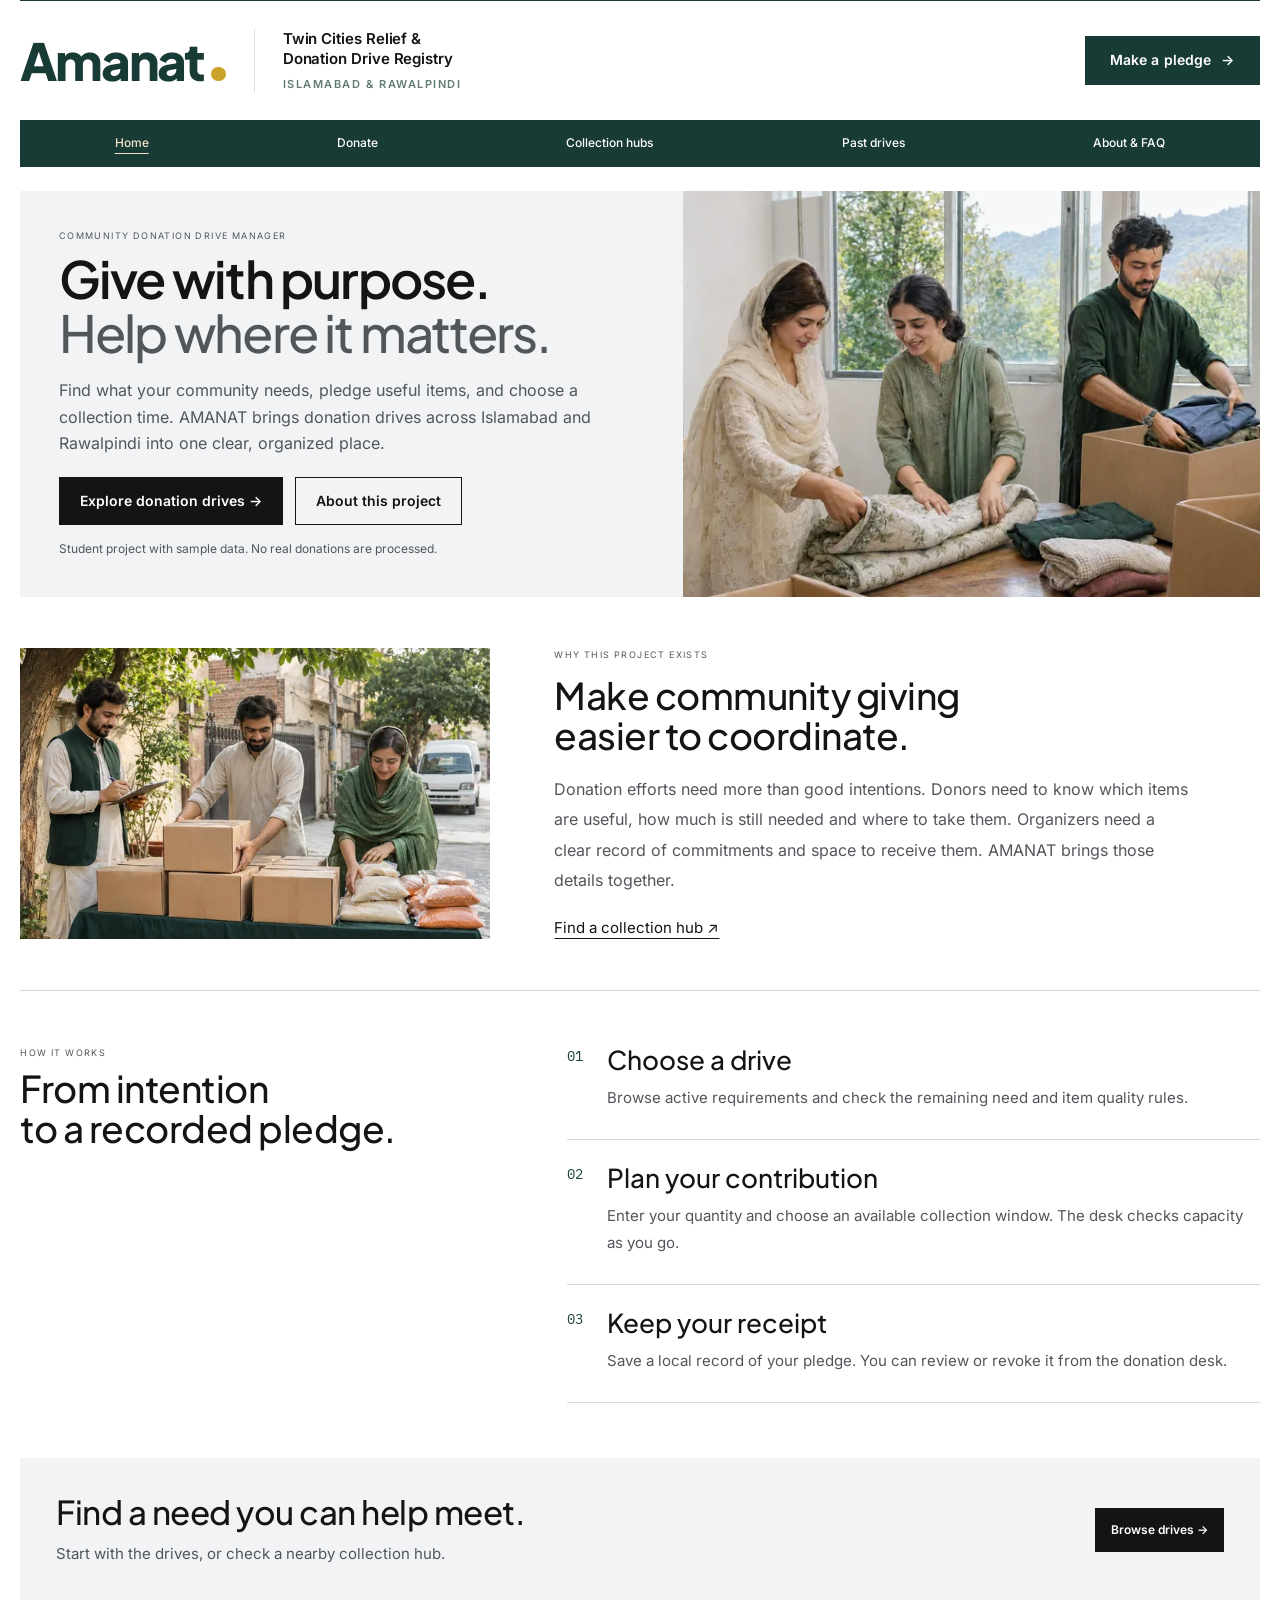
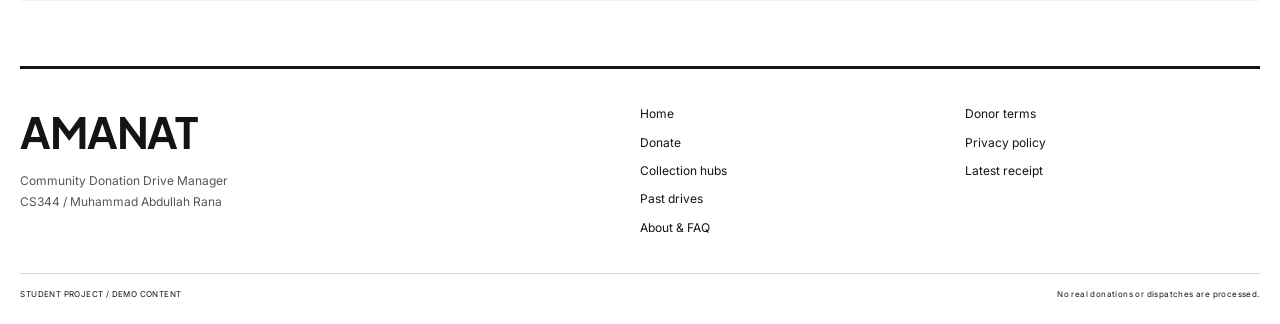
<file: index.html>
<!DOCTYPE html>
<html lang="en">
<head>
  <meta charset="UTF-8">
  <meta name="viewport" content="width=device-width, initial-scale=1">
  <title>Community Donation Drive Manager // AMANAT</title>
  <meta name="description" content="AMANAT helps communities organize donation drives, pledge useful items and plan collection windows across Islamabad and Rawalpindi.">
  <meta name="keywords" content="AMANAT, donation drives, Islamabad, Rawalpindi, relief registry, CS344">
  <meta name="author" content="Muhammad Abdullah Rana">
  <meta property="og:title" content="Community Donation Drive Manager // AMANAT">
  <meta property="og:description" content="AMANAT helps communities organize donation drives, pledge useful items and plan collection windows across Islamabad and Rawalpindi.">
  <meta property="og:type" content="website">
  <meta property="og:image" content="assets/images/og-preview.svg">
  <link rel="icon" href="assets/images/favicon.svg" type="image/svg+xml">
  <link rel="stylesheet" href="css/styles.css">
  <script src="js/app.js" defer></script>
  <script type="application/ld+json">{"@context":"https://schema.org","@type":"GovernmentOrganization","name":"AMANAT: fictional Twin Cities Directorate","description":"CS344 educational simulation. Not a government agency, registered charity or operating collection network.","location":[{"@type":"CivicStructure","name":"H-12 NUST Gate 2 Logistics Desk","address":"H-12, Islamabad, Pakistan"},{"@type":"CivicStructure","name":"F-8 Markaz Civic Relief Center","address":"F-8 Markaz, Islamabad, Pakistan"},{"@type":"CivicStructure","name":"Saddar Cantt Depot Rawalpindi","address":"Saddar, Rawalpindi, Pakistan"},{"@type":"CivicStructure","name":"I-10/3 Industrial Dry Storage","address":"I-10/3, Islamabad, Pakistan"}]}</script>
  <link rel="stylesheet" href="css/responsive.css">
  <link rel="stylesheet" href="css/photography.css">
  <link rel="stylesheet" href="css/header.css">
</head>
<body data-page="home"><a class="skip-link" href="#main">Skip to content</a><header class="masthead page-width brand-header"><div class="masthead-main"><a class="wordmark" href="index.html">Amanat</a><div class="masthead-description"><p>Twin Cities Relief &amp;<br>Donation Drive Registry</p><span>Islamabad &amp; Rawalpindi</span></div><div class="masthead-actions"><a class="button primary" href="drives.html#pledge-desk">Make a pledge <span class="header-arrow" aria-hidden="true">→</span></a></div></div><nav class="main-nav" aria-label="Main navigation"><a aria-current="page" class="active" href="index.html">Home</a><a href="drives.html">Donate</a><a href="hubs.html">Collection hubs</a><a href="reports.html">Past drives</a><a href="about.html">About & FAQ</a></nav></header><main id="main" class="page-width content-page"><section class="home-hero"><div class="home-hero-copy"><span class="eyebrow">COMMUNITY DONATION DRIVE MANAGER</span><h1>Give with purpose.<br><em>Help where it matters.</em></h1><p>Find what your community needs, pledge useful items, and choose a collection time. AMANAT brings donation drives across Islamabad and Rawalpindi into one clear, organized place.</p><div class="home-actions"><a class="button primary" href="drives.html">Explore donation drives →</a><a class="button" href="about.html">About this project</a></div><p class="home-disclaimer">Student project with sample data. No real donations are processed.</p></div><figure class="community-photo"><img src="assets/images/generated/islamabad-volunteers-1200.webp" srcset="assets/images/generated/islamabad-volunteers-640.webp 640w, assets/images/generated/islamabad-volunteers-1200.webp 1200w" sizes="(max-width: 1100px) 100vw, 47vw" width="1200" height="800" alt="Volunteers folding a quilt and packing clothing in a bright community room." loading="eager" decoding="async" fetchpriority="high"></figure></section>
<section class="home-explainer photo-story"><figure class="community-photo"><img src="assets/images/generated/rawalpindi-collection-1200.webp" srcset="assets/images/generated/rawalpindi-collection-640.webp 640w, assets/images/generated/rawalpindi-collection-1200.webp 1200w" sizes="(max-width: 900px) 100vw, 40vw" width="1200" height="800" alt="Volunteers arranging food parcels at a neighbourhood collection point." loading="lazy" decoding="async"></figure><div><span class="eyebrow">WHY THIS PROJECT EXISTS</span><h2>Make community giving easier to coordinate.</h2><p>Donation efforts need more than good intentions. Donors need to know which items are useful, how much is still needed and where to take them. Organizers need a clear record of commitments and space to receive them. AMANAT brings those details together.</p><a class="story-link" href="hubs.html">Find a collection hub ↗</a></div></section>
<section class="home-steps"><div><span class="eyebrow">HOW IT WORKS</span><h2>From intention<br>to a recorded pledge.</h2></div><ol><li><span class="mono">01</span><div><h3>Choose a drive</h3><p>Browse active requirements and check the remaining need and item quality rules.</p></div></li><li><span class="mono">02</span><div><h3>Plan your contribution</h3><p>Enter your quantity and choose an available collection window. The desk checks capacity as you go.</p></div></li><li><span class="mono">03</span><div><h3>Keep your receipt</h3><p>Save a local record of your pledge. You can review or revoke it from the donation desk.</p></div></li></ol></section>
<section class="home-end"><div><h2>Find a need you can help meet.</h2><p>Start with the drives, or check a nearby collection hub.</p></div><a class="button primary" href="drives.html">Browse drives →</a></section></main><footer class="page-width site-footer"><div class="footer-main"><div><a class="footer-brand" href="index.html">AMANAT</a><p>Community Donation Drive Manager<br>CS344 / Muhammad Abdullah Rana</p></div><nav aria-label="Explore"><a href="index.html">Home</a><a href="drives.html">Donate</a><a href="hubs.html">Collection hubs</a><a href="reports.html">Past drives</a><a href="about.html">About & FAQ</a></nav><nav aria-label="Governance"><a href="legal.html#terms">Donor terms</a><a href="legal.html#privacy">Privacy policy</a><a href="thank-you.html">Latest receipt</a></nav></div><div class="footer-bottom"><span>STUDENT PROJECT / DEMO CONTENT</span><span>No real donations or dispatches are processed.</span></div></footer></body></html>
</file>
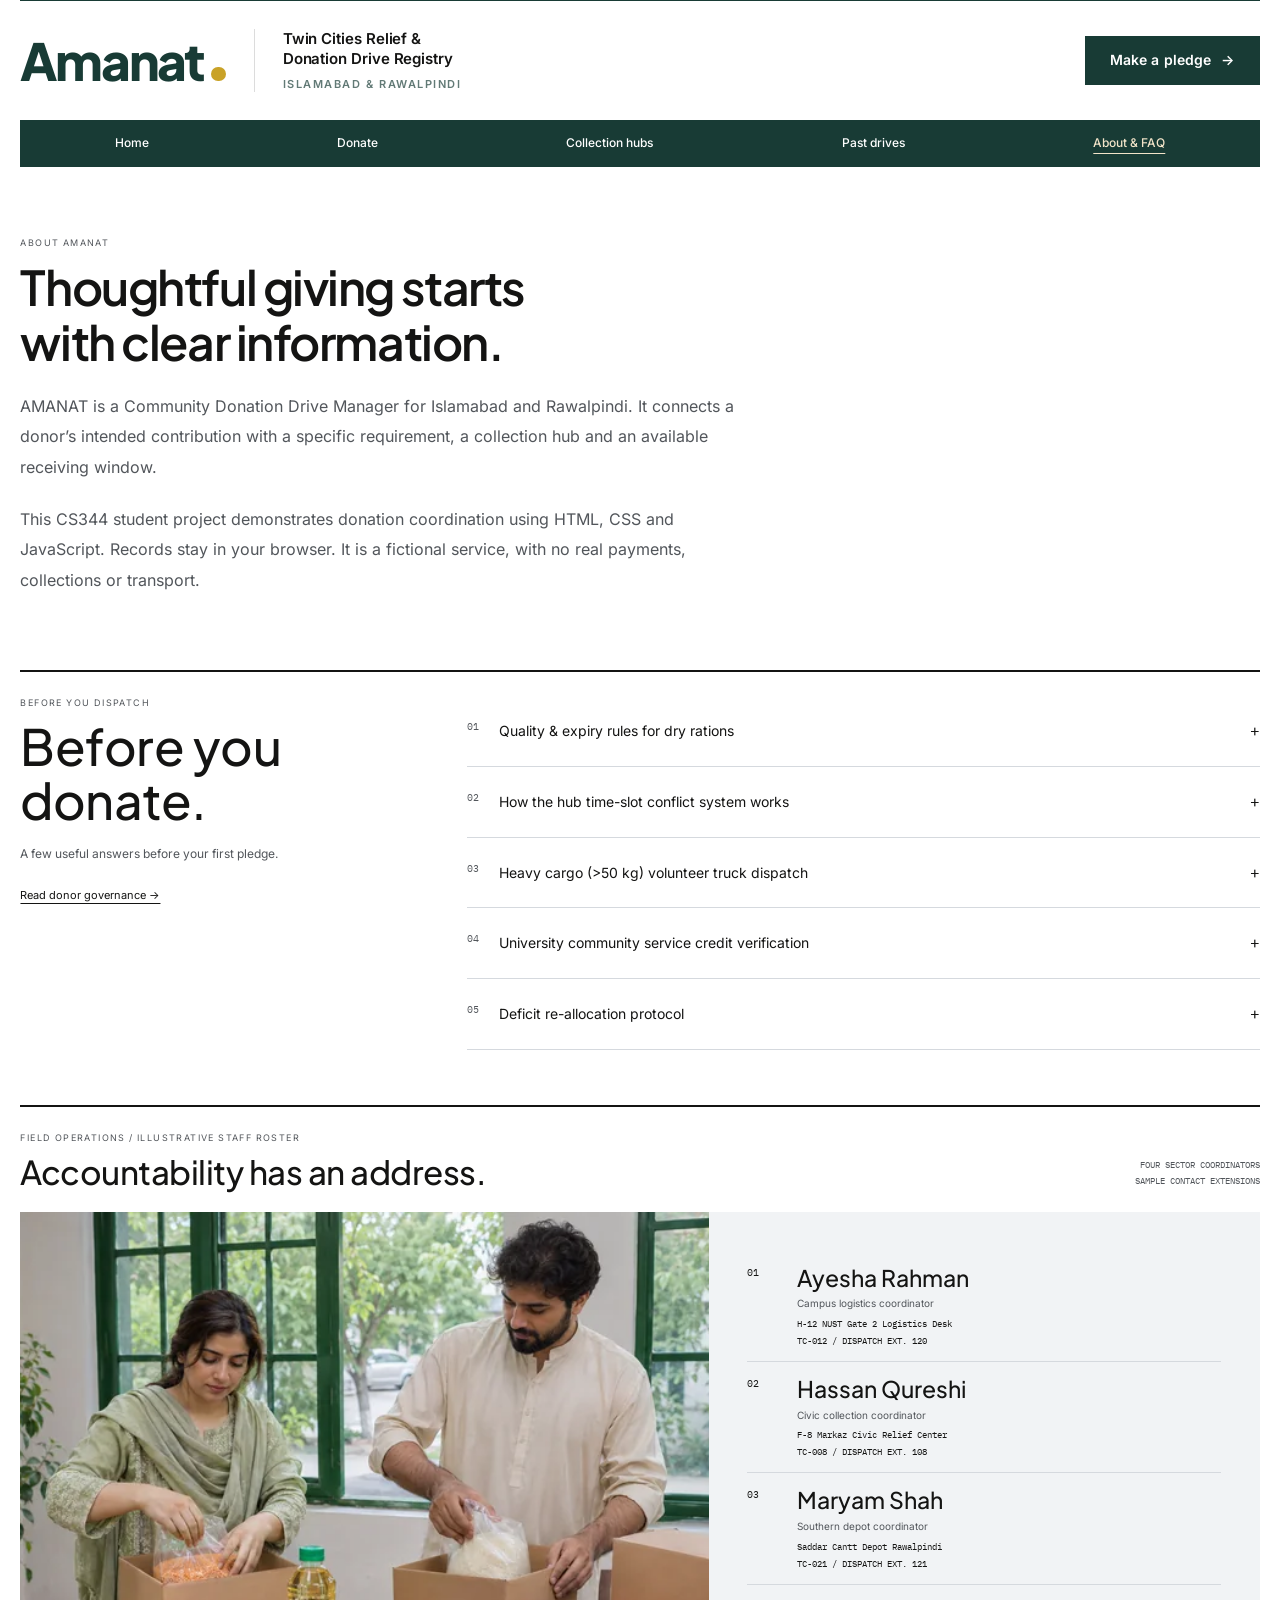
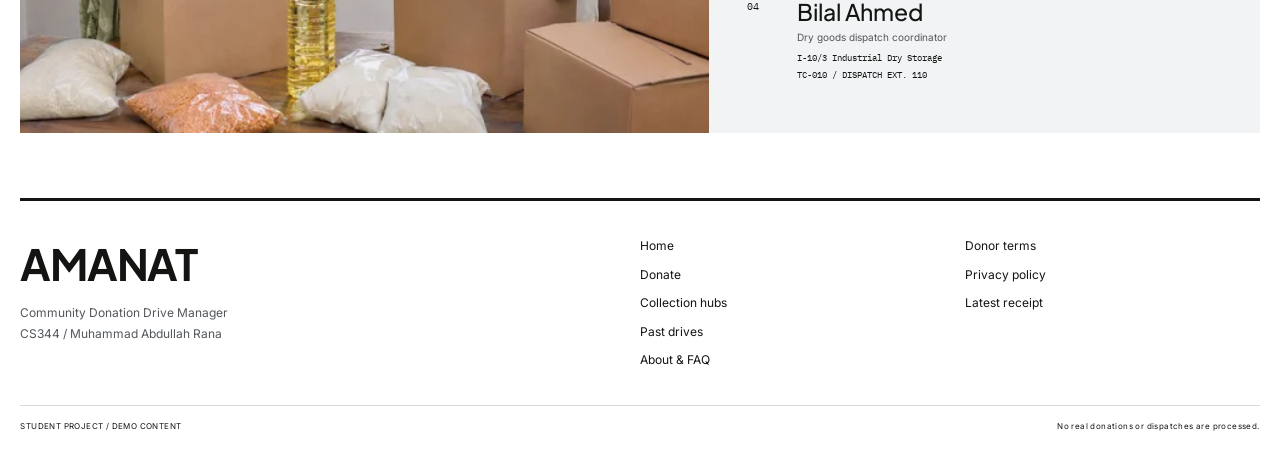
<file: about.html>
<!DOCTYPE html>
<html lang="en">
<head>
  <meta charset="UTF-8">
  <meta name="viewport" content="width=device-width, initial-scale=1">
  <title>About the Project & Common Questions // AMANAT</title>
  <meta name="description" content="Learn how AMANAT coordinates item pledges, collection slots and local records, and review common donor questions.">
  <meta name="keywords" content="AMANAT, donation drives, Islamabad, Rawalpindi, relief registry, CS344">
  <meta name="author" content="Muhammad Abdullah Rana">
  <meta property="og:title" content="About the Project & Common Questions // AMANAT">
  <meta property="og:description" content="Learn how AMANAT coordinates item pledges, collection slots and local records, and review common donor questions.">
  <meta property="og:type" content="website">
  <meta property="og:image" content="assets/images/og-preview.svg">
  <link rel="icon" href="assets/images/favicon.svg" type="image/svg+xml">
  <link rel="stylesheet" href="css/styles.css">
  <script src="js/app.js" defer></script>
  <script type="application/ld+json">{"@context":"https://schema.org","@type":"GovernmentOrganization","name":"AMANAT: fictional Twin Cities Directorate","description":"CS344 educational simulation. Not a government agency, registered charity or operating collection network.","location":[{"@type":"CivicStructure","name":"H-12 NUST Gate 2 Logistics Desk","address":"H-12, Islamabad, Pakistan"},{"@type":"CivicStructure","name":"F-8 Markaz Civic Relief Center","address":"F-8 Markaz, Islamabad, Pakistan"},{"@type":"CivicStructure","name":"Saddar Cantt Depot Rawalpindi","address":"Saddar, Rawalpindi, Pakistan"},{"@type":"CivicStructure","name":"I-10/3 Industrial Dry Storage","address":"I-10/3, Islamabad, Pakistan"}]}</script>
  <link rel="stylesheet" href="css/responsive.css">
  <link rel="stylesheet" href="css/photography.css">
  <link rel="stylesheet" href="css/header.css">
</head>
<body data-page="about"><a class="skip-link" href="#main">Skip to content</a><header class="masthead page-width brand-header"><div class="masthead-main"><a class="wordmark" href="index.html">Amanat</a><div class="masthead-description"><p>Twin Cities Relief &amp;<br>Donation Drive Registry</p><span>Islamabad &amp; Rawalpindi</span></div><div class="masthead-actions"><a class="button primary" href="drives.html#pledge-desk">Make a pledge <span class="header-arrow" aria-hidden="true">→</span></a></div></div><nav class="main-nav" aria-label="Main navigation"><a href="index.html">Home</a><a href="drives.html">Donate</a><a href="hubs.html">Collection hubs</a><a href="reports.html">Past drives</a><a aria-current="page" class="active" href="about.html">About & FAQ</a></nav></header><main id="main" class="page-width content-page"><div class="page-intro"><span class="eyebrow">ABOUT AMANAT</span><h1>Thoughtful giving starts with clear information.</h1><p>AMANAT is a Community Donation Drive Manager for Islamabad and Rawalpindi. It connects a donor’s intended contribution with a specific requirement, a collection hub and an available receiving window.</p><p>This CS344 student project demonstrates donation coordination using HTML, CSS and JavaScript. Records stay in your browser. It is a fictional service, with no real payments, collections or transport.</p></div>    <section id="operational-faq" class="wide-section faq-layout" aria-labelledby="faq-title"><div><span class="eyebrow">BEFORE YOU DISPATCH</span><h2 id="faq-title">Before you donate.</h2><p>A few useful answers before your first pledge.</p><a href="legal.html">Read donor governance →</a></div><div class="faq-list"><details><summary><span>01</span> Quality &amp; expiry rules for dry rations</summary><p>Use sealed, non-perishable packs with readable batch labels and at least six months of remaining shelf life. Keep flour, pulses and cooking oil separated from cleaning products. The selected drive's acceptance rule takes precedence; fresh meals and damaged tins are not accepted.</p></details><details><summary><span>02</span> How the hub time-slot conflict system works</summary><p>Each hub accepts two bookings per date and time window. A third booking is blocked, and the desk suggests the next available window that day. Revoking a pledge releases its reservation immediately. All times are Pakistan Standard Time; this prototype checks this browser's records only.</p></details><details><summary><span>03</span> Heavy cargo (&gt;50 kg) volunteer truck dispatch</summary><p>Cargo at or above 50 kg is eligible for a free pickup request in this simulation. The reservation still consumes a hub slot for unloading. A coordinator would confirm transport within two operational hours; a receipt alone does not confirm a vehicle. This classroom app sends no pickup request.</p></details><details><summary><span>04</span> University community service credit verification</summary><p>Keep the pledge reference and request a signed physical handover record from an authorized university coordinator. Hours depend on the institution's rules and actual service performed. A demonstration receipt does not award or verify community service credit.</p></details><details><summary><span>05</span> Deficit re-allocation protocol</summary><p>The quantity field normally caps your pledge at the remaining requirement. Use the explicit surplus option for a planned excess batch, then discuss re-allocation with a coordinator. To change a recorded allocation here, revoke it and register a new pledge. The ledger never silently moves your units to another drive.</p></details></div></section>    <section id="directorate-roster" class="wide-section" aria-labelledby="team-title"><div class="section-heading"><div><span class="eyebrow">FIELD OPERATIONS / ILLUSTRATIVE STAFF ROSTER</span><h2 id="team-title">Accountability has an address.</h2></div><span class="issue-label">FOUR SECTOR COORDINATORS<br>SAMPLE CONTACT EXTENSIONS</span></div><div class="team-layout"><figure class="community-photo"><img src="assets/images/generated/pakistan-food-parcels-1200.webp" srcset="assets/images/generated/pakistan-food-parcels-640.webp 640w, assets/images/generated/pakistan-food-parcels-1200.webp 1200w" sizes="(max-width: 900px) 100vw, 48vw" width="1200" height="800" alt="Two volunteers packing rice, lentils and flour into donation boxes." loading="lazy" decoding="async"></figure><div id="team-roster"></div></div></section></main><footer class="page-width site-footer"><div class="footer-main"><div><a class="footer-brand" href="index.html">AMANAT</a><p>Community Donation Drive Manager<br>CS344 / Muhammad Abdullah Rana</p></div><nav aria-label="Explore"><a href="index.html">Home</a><a href="drives.html">Donate</a><a href="hubs.html">Collection hubs</a><a href="reports.html">Past drives</a><a href="about.html">About & FAQ</a></nav><nav aria-label="Governance"><a href="legal.html#terms">Donor terms</a><a href="legal.html#privacy">Privacy policy</a><a href="thank-you.html">Latest receipt</a></nav></div><div class="footer-bottom"><span>STUDENT PROJECT / DEMO CONTENT</span><span>No real donations or dispatches are processed.</span></div></footer></body></html>
</file>
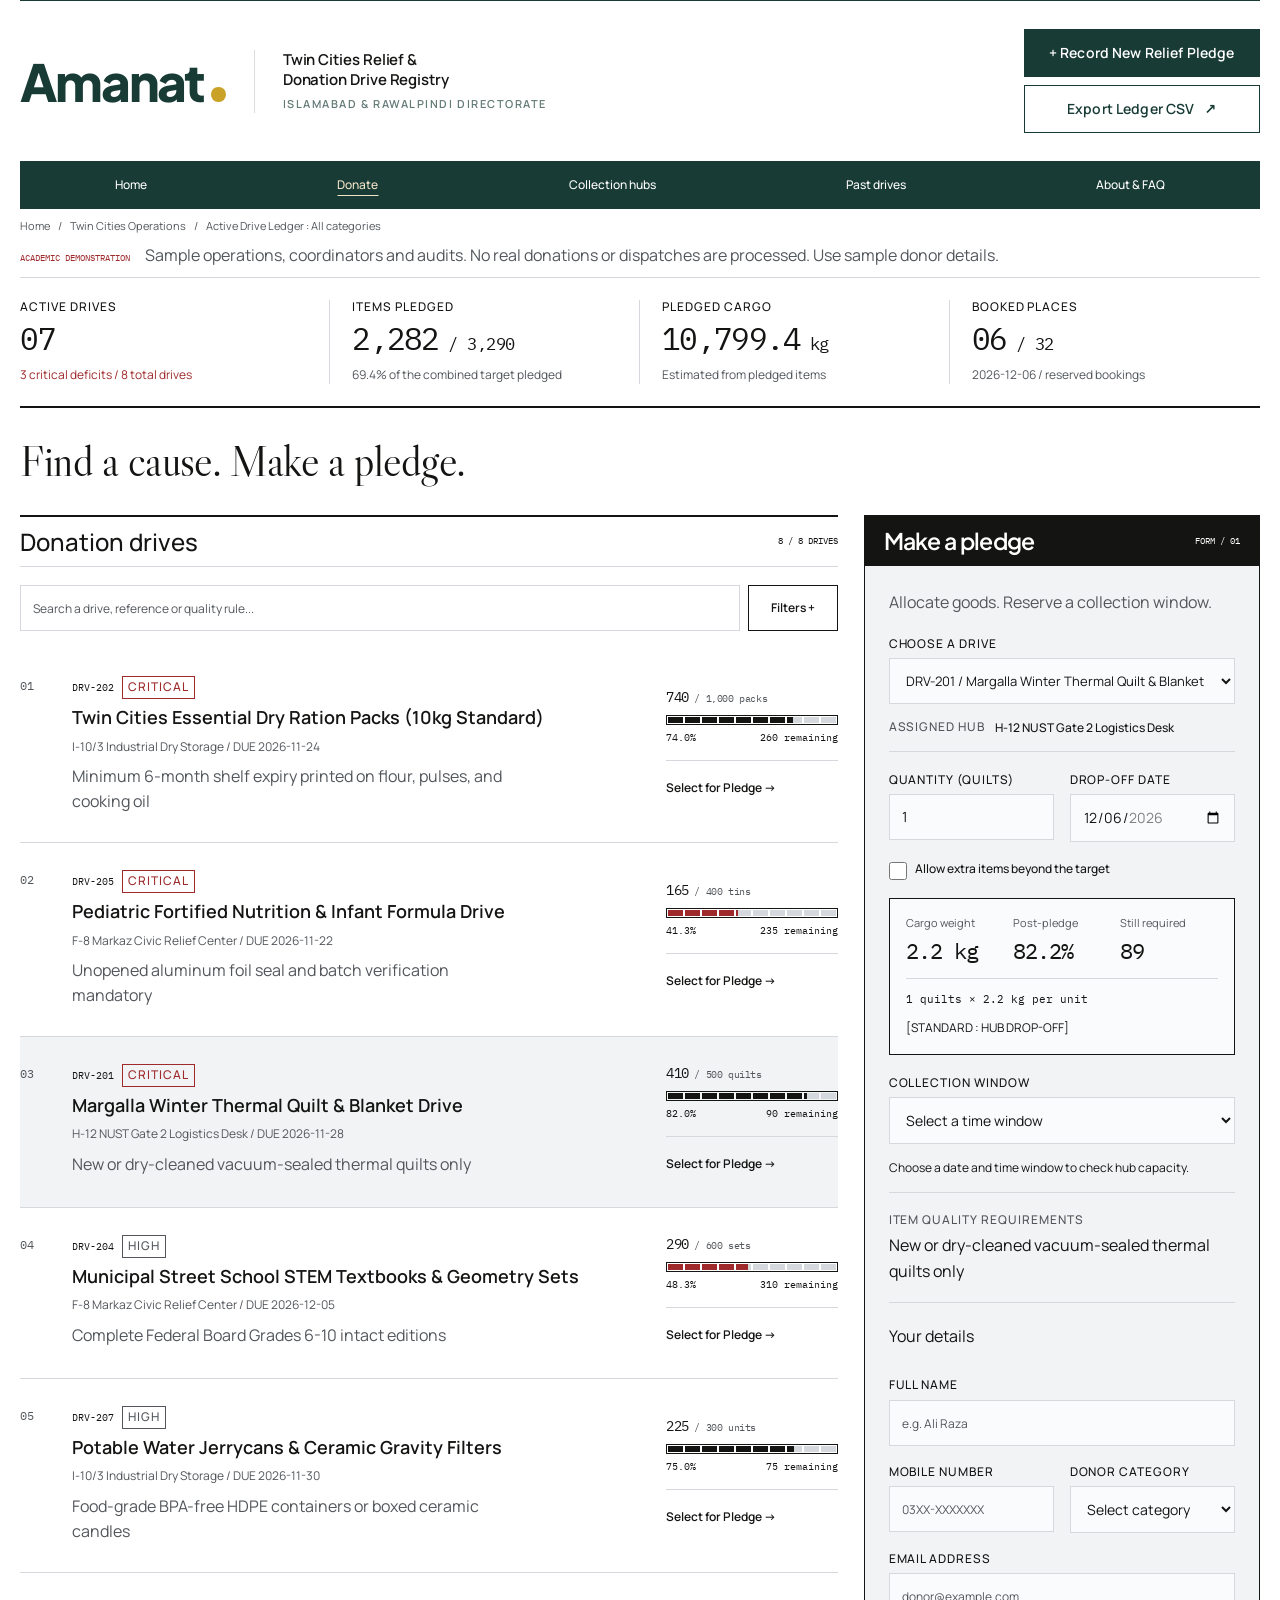
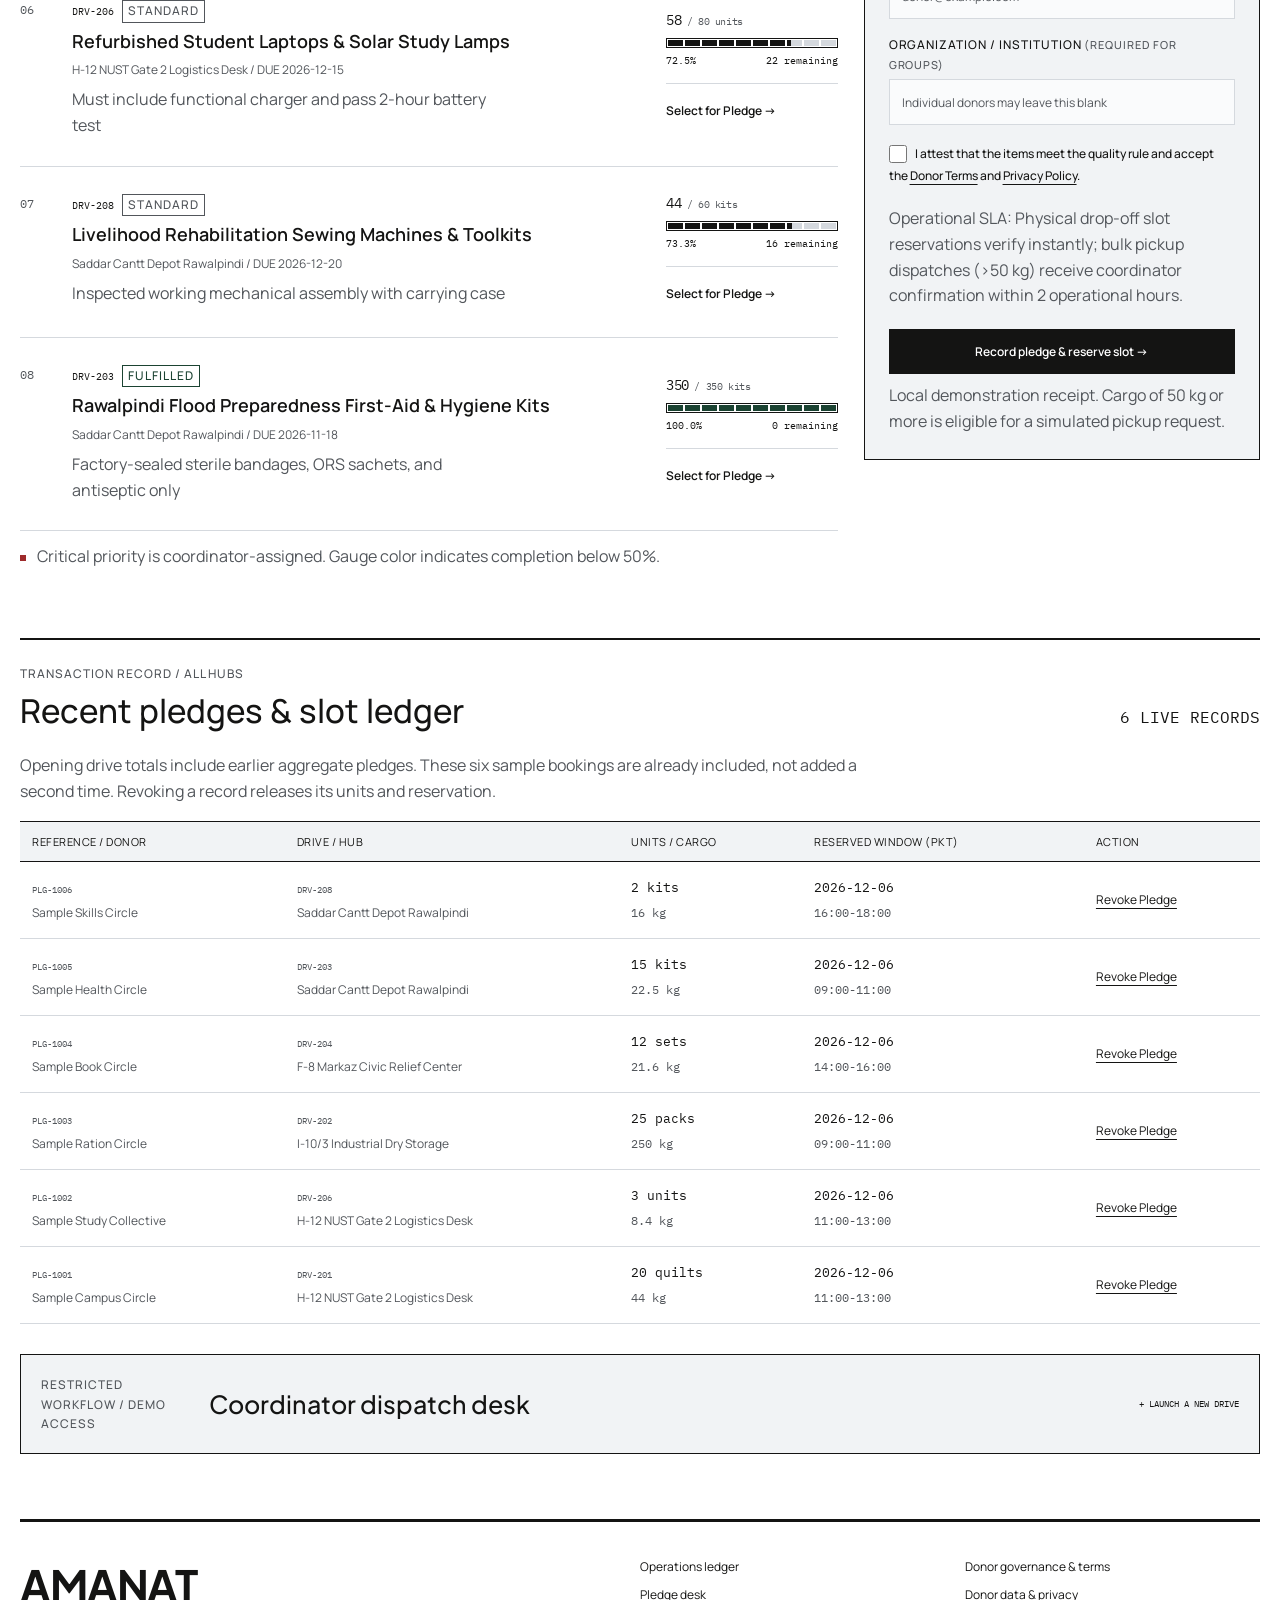
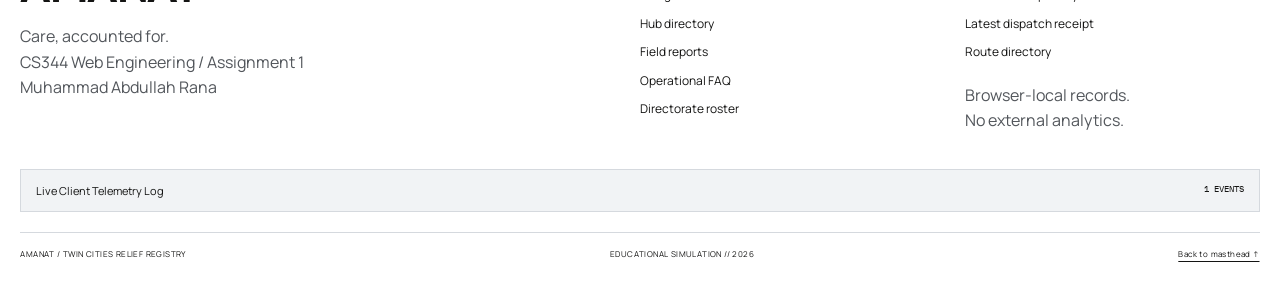
<file: drives.html>
<!DOCTYPE html>
<html lang="en">
<head>
  <meta charset="UTF-8">
  <meta name="viewport" content="width=device-width, initial-scale=1">
  <title>Donate &amp; Browse Drives // AMANAT</title>
  <meta name="description" content="Coordinate Twin Cities donation drives, allocate relief pledges and check collection hub capacity in AMANAT, a local educational registry.">
  <meta name="keywords" content="AMANAT, donation drives, Islamabad, Rawalpindi, relief registry, CS344">
  <meta name="author" content="Muhammad Abdullah Rana">
  <meta property="og:title" content="AMANAT // Twin Cities Relief Registry">
  <meta property="og:description" content="A civic donation logistics study: eight drives, four collection hubs, one accountable ledger.">
  <meta property="og:type" content="website">
  <meta property="og:image" content="assets/images/og-preview.svg">
  <link rel="icon" href="assets/images/favicon.svg" type="image/svg+xml">
  <link rel="stylesheet" href="css/styles.css">
  <link rel="stylesheet" href="css/drives-typography.css">
  <script src="js/app.js" defer></script>
  <script type="application/ld+json">{"@context":"https://schema.org","@type":"GovernmentOrganization","name":"AMANAT: fictional Twin Cities Directorate","description":"CS344 educational simulation. Not a government agency, registered charity or operating collection network.","location":[{"@type":"CivicStructure","name":"H-12 NUST Gate 2 Logistics Desk","address":"H-12, Islamabad, Pakistan"},{"@type":"CivicStructure","name":"F-8 Markaz Civic Relief Center","address":"F-8 Markaz, Islamabad, Pakistan"},{"@type":"CivicStructure","name":"Saddar Cantt Depot Rawalpindi","address":"Saddar, Rawalpindi, Pakistan"},{"@type":"CivicStructure","name":"I-10/3 Industrial Dry Storage","address":"I-10/3, Islamabad, Pakistan"}]}</script>
  <link rel="stylesheet" href="css/responsive.css">
  <link rel="stylesheet" href="css/header.css">
</head>
<body data-page="registry">
  <a class="skip-link" href="#ledger-workbench">Skip to operations ledger</a>
  <header class="masthead page-width brand-header">
    <div class="masthead-main"><a class="wordmark" href="index.html">Amanat</a><div class="masthead-description"><p>Twin Cities Relief &amp;<br>Donation Drive Registry</p><span>Islamabad &amp; Rawalpindi Directorate</span></div><div class="masthead-actions"><a class="button primary" href="#pledge-desk">+ Record New Relief Pledge</a><button class="button" data-export>Export Ledger CSV <span class="header-arrow" aria-hidden="true">↗</span></button></div></div>
    <nav class="main-nav" aria-label="Main navigation"><a href="index.html">Home</a><a aria-current="page" class="active" href="drives.html">Donate</a><a href="hubs.html">Collection hubs</a><a href="reports.html">Past drives</a><a href="about.html">About & FAQ</a></nav>
  </header>
  <main class="page-width">
    <nav class="breadcrumbs" aria-label="Breadcrumb"><a href="index.html">Home</a><span>/</span><span>Twin Cities Operations</span><span>/</span><span id="breadcrumb-filter">Active Drive Ledger : All categories</span></nav>
    <div class="demo-note"><span class="mono">ACADEMIC DEMONSTRATION</span> Sample operations, coordinators and audits. No real donations or dispatches are processed. Use sample donor details.</div>
    <div id="storage-warning" class="error-box" role="alert" hidden></div>
    <section class="kpi-strip" aria-label="Live operational summary">
      <div><h2>ACTIVE DRIVES</h2><strong id="kpi-active">07</strong><p id="kpi-critical">3 critical / 8 total records</p></div>
      <div><h2>ITEMS PLEDGED</h2><strong id="kpi-units">2,282</strong><p id="kpi-completion">of 3,290 target units / 69.4%</p></div>
      <div><h2>PLEDGED CARGO</h2><strong id="kpi-weight">10,799.4 <small>kg</small></strong><p>Estimated from pledged items</p></div>
      <div><h2>BOOKED PLACES</h2><strong id="kpi-slots">06 <small>/ 32</small></strong><p id="kpi-date">Reservations on selected dispatch date</p></div>
    </section>
    <div class="section-heading workbench-heading" id="ledger-workbench"><div><span class="eyebrow">THE OPERATIONS DESK</span><h1><span>Find a cause.</span> <span>Make a pledge.</span></h1></div><span class="issue-label">LIVE ALLOCATION REGISTER<br><span id="ledger-date"></span></span></div>
    <div class="workbench">
      <section class="registry-panel" aria-labelledby="registry-title">
        <div class="panel-heading"><h2 id="registry-title">Donation drives</h2><span class="mono" id="result-count" role="status">8 RECORDS</span></div>
        <div class="search-line"><label for="search" class="sr-only">Search title, ID, hub or quality rule</label><input id="search" type="search" placeholder="Search a drive, reference or quality rule..."><button id="filter-toggle" class="button filter-toggle" aria-expanded="false" aria-controls="filter-fields">Filters +</button></div>
        <div id="filter-fields" class="filter-fields">
          <label>Category<select id="filter-category"><option value="">All categories</option></select></label>
          <label>Collection hub<select id="filter-hub"><option value="">All four hubs</option></select></label>
          <label>Priority<select id="filter-urgency"><option value="">All priorities</option><option>CRITICAL</option><option>HIGH</option><option>STANDARD</option><option>FULFILLED</option></select></label>
          <label>Order by<select id="sort-drives"><option value="priority">Urgency &amp; deficit gap</option><option value="completion">Completion: lowest first</option><option value="tonnage">Total tonnage: highest first</option><option value="deadline">Deadline: soonest</option></select></label>
          <label class="check-label"><input type="checkbox" id="hide-fulfilled"> Hide fulfilled drives</label><button class="text-button" id="clear-filters">Clear filters ×</button>
        </div>
        <div class="ledger-columns" aria-hidden="true"><span>REFERENCE / RELIEF REQUIREMENT</span><span>ALLOCATION / DEFICIT</span></div>
        <div id="drive-list" class="drive-list" aria-label="Filtered donation drives" aria-busy="false"></div>
        <p class="ledger-footnote"><span class="status-square critical"></span> Critical priority is coordinator-assigned. Gauge color indicates completion below 50%.</p>
      </section>
      <aside id="pledge-desk" class="pledge-panel" aria-labelledby="pledge-title">
        <div class="panel-heading dark"><h2 id="pledge-title">Make a pledge</h2><span class="mono">FORM / 01</span></div>
        <form id="pledge-form" class="desk-form">
          <p class="form-intro">Allocate goods. Reserve a collection window.</p>
          <label for="pledge-drive">Choose a drive</label><select id="pledge-drive" name="drive" required></select>
          <div class="assigned-hub"><span>ASSIGNED HUB</span><strong id="assigned-hub"></strong></div>
          <div class="form-grid"><label>Quantity <span id="quantity-unit"></span><input id="pledge-quantity" name="quantity" type="number" min="1" step="1" value="1" required></label><label>Drop-off date<input id="pledge-date" name="date" type="date" required></label></div>
          <label class="check-label"><input id="override-deficit" type="checkbox"> Allow extra items beyond the target</label>
          <div id="impact-box" class="impact-box" aria-live="polite"></div>
          <label>Collection window<select id="pledge-slot" name="slot" required><option value="">Choose a time window</option></select></label>
          <div id="slot-status" class="slot-status" aria-live="polite"></div><button id="use-next-slot" type="button" class="text-button" hidden>Use suggested window →</button>
          <div class="quality-box"><span class="eyebrow">Item quality requirements</span><p id="quality-rule"></p></div>
          <fieldset><legend>Your details</legend><label>Full name<input id="donor-name" name="donorName" autocomplete="name" minlength="2" maxlength="80" required placeholder="e.g. Ali Raza"></label><div class="form-grid"><label>Mobile number<input id="donor-phone" name="phone" type="tel" autocomplete="tel" pattern="03[0-9]{2}-[0-9]{7}" required placeholder="03XX-XXXXXXX" title="Use 03XX-XXXXXXX, including the hyphen."></label><label>Donor category<select id="donor-category" name="donorCategory" required><option value="">Select category</option><option>Individual</option><option>University / Student group</option><option>Organization</option></select></label></div><label>Email address<input id="donor-email" name="email" type="email" autocomplete="email" required placeholder="donor@example.com"></label><label>Organization / institution <span class="optional">(required for groups)</span><input id="donor-organization" name="organization" maxlength="100" placeholder="Individual donors may leave this blank"></label></fieldset>
          <label class="check-label attestation"><input id="quality-attestation" name="attestation" type="checkbox" required> I attest that the items meet the quality rule and accept the <a href="legal.html#terms">Donor Terms</a> and <a href="legal.html#privacy">Privacy Policy</a>.</label>
          <div id="pledge-errors" class="error-box" aria-live="assertive" tabindex="-1" hidden></div>
          <p class="sla-form">Operational SLA: Physical drop-off slot reservations verify instantly; bulk pickup dispatches (&gt;50 kg) receive coordinator confirmation within 2 operational hours.</p>
          <button id="submit-pledge" class="button primary submit-button" type="submit">Record pledge &amp; reserve slot →</button><p class="form-footnote">Local demonstration receipt. Cargo of 50 kg or more is eligible for a simulated pickup request.</p>
        </form>
      </aside>
    </div>
    <section class="wide-section" aria-labelledby="pledges-title"><div class="section-heading"><div><span class="eyebrow">TRANSACTION RECORD / ALL HUBS</span><h2 id="pledges-title">Recent pledges &amp; slot ledger</h2></div><span id="pledge-count" class="mono"></span></div><p class="section-note">Opening drive totals include earlier aggregate pledges. These six sample bookings are already included, not added a second time. Revoking a record releases its units and reservation.</p><div class="table-wrap"><table class="data-table"><thead><tr><th>Reference / donor</th><th>Drive / hub</th><th>Units / cargo</th><th>Reserved window (PKT)</th><th>Action</th></tr></thead><tbody id="pledge-rows"></tbody></table></div><p id="ledger-message" role="status" class="section-note"></p></section>
    <details class="coordinator-desk" id="coordinator-desk"><summary><span class="eyebrow">RESTRICTED WORKFLOW / DEMO ACCESS</span><span>Coordinator dispatch desk</span><span class="mono">+ LAUNCH A NEW DRIVE</span></summary><form id="drive-form" class="coordinator-form"><p class="full-width">Register a new requirement. This classroom coordinator mode has no authentication.</p><label>Drive title<input name="title" required minlength="5" maxlength="140"></label><label>Category<select name="category" id="new-category" required></select></label><label>Collection hub<select name="hub" id="new-hub" required></select></label><label>Target units<input name="targetUnits" type="number" min="1" max="1000000" step="1" required></label><label>Unit name<input name="unitName" required maxlength="25" placeholder="e.g. packs"></label><label>Weight per unit (kg)<input name="unitWeightKg" type="number" min="0.01" max="10000" step="0.01" required></label><label>Priority<select name="urgency"><option>STANDARD</option><option>HIGH</option><option>CRITICAL</option></select></label><label>Deadline<input name="deadline" id="new-deadline" type="date" required></label><label class="full-width">Mandatory quality rule<textarea name="qualityRule" minlength="10" maxlength="350" required rows="2"></textarea></label><div id="drive-errors" class="error-box full-width" role="alert" hidden></div><button class="button primary" type="submit">Register new drive →</button><p id="drive-message" class="section-note" role="status"></p></form></details>




  </main>
  <footer class="page-width site-footer"><div class="footer-main"><div><a class="footer-brand" href="index.html">AMANAT</a><p>Care, accounted for.<br>CS344 Web Engineering / Assignment 1<br>Muhammad Abdullah Rana</p></div><nav aria-label="Footer navigation"><a href="#ledger-workbench">Operations ledger</a><a href="#pledge-desk">Pledge desk</a><a href="hubs.html#hub-directory">Hub directory</a><a href="reports.html#case-studies">Field reports</a><a href="about.html#operational-faq">Operational FAQ</a><a href="about.html#directorate-roster">Directorate roster</a></nav><nav aria-label="Governance"><a href="legal.html#terms">Donor governance &amp; terms</a><a href="legal.html#privacy">Donor data &amp; privacy</a><a href="thank-you.html">Latest dispatch receipt</a><a href="404.html">Route directory</a><p>Browser-local records.<br>No external analytics.</p></nav></div><details id="telemetry-drawer" class="telemetry"><summary>Live Client Telemetry Log <span class="mono" id="telemetry-count">0 EVENTS</span></summary><p>Interaction names and operational references only. No donor contact details are logged.</p><ol id="telemetry-log"></ol></details><div class="footer-bottom"><span>AMANAT / TWIN CITIES RELIEF REGISTRY</span><span>EDUCATIONAL SIMULATION // 2026</span><a href="#">Back to masthead ↑</a></div></footer>
  <div class="mobile-cta"><span><strong id="mobile-critical">3</strong> critical drives</span><a href="#pledge-desk">Jump to Pledge Desk ↑</a></div>
  <dialog id="receipt-modal" aria-labelledby="receipt-heading"><div class="dialog-toolbar"><span class="mono">DISPATCH RECORD / LOCAL COPY</span><button type="button" class="text-button" id="close-receipt" aria-label="Close receipt">Close ×</button></div><div id="receipt-content" class="receipt"></div><div class="receipt-actions"><button class="button primary" id="print-receipt">Print receipt ↗</button><a class="button" href="thank-you.html">Open confirmation page →</a></div></dialog>
  <dialog id="confirm-modal" aria-labelledby="confirm-heading"><div class="confirm-content"><span class="eyebrow">REGISTRY CONTROL</span><h2 id="confirm-heading">Confirm ledger change</h2><p id="confirm-message"></p><div class="receipt-actions"><button class="button" id="cancel-action">Keep records</button><button class="button primary" id="confirm-action">Confirm</button></div></div></dialog>
  <noscript><div class="error-box">JavaScript is required for the local donation ledger. Enable it to calculate availability and record pledges.</div></noscript>
</body>
</html>
</file>
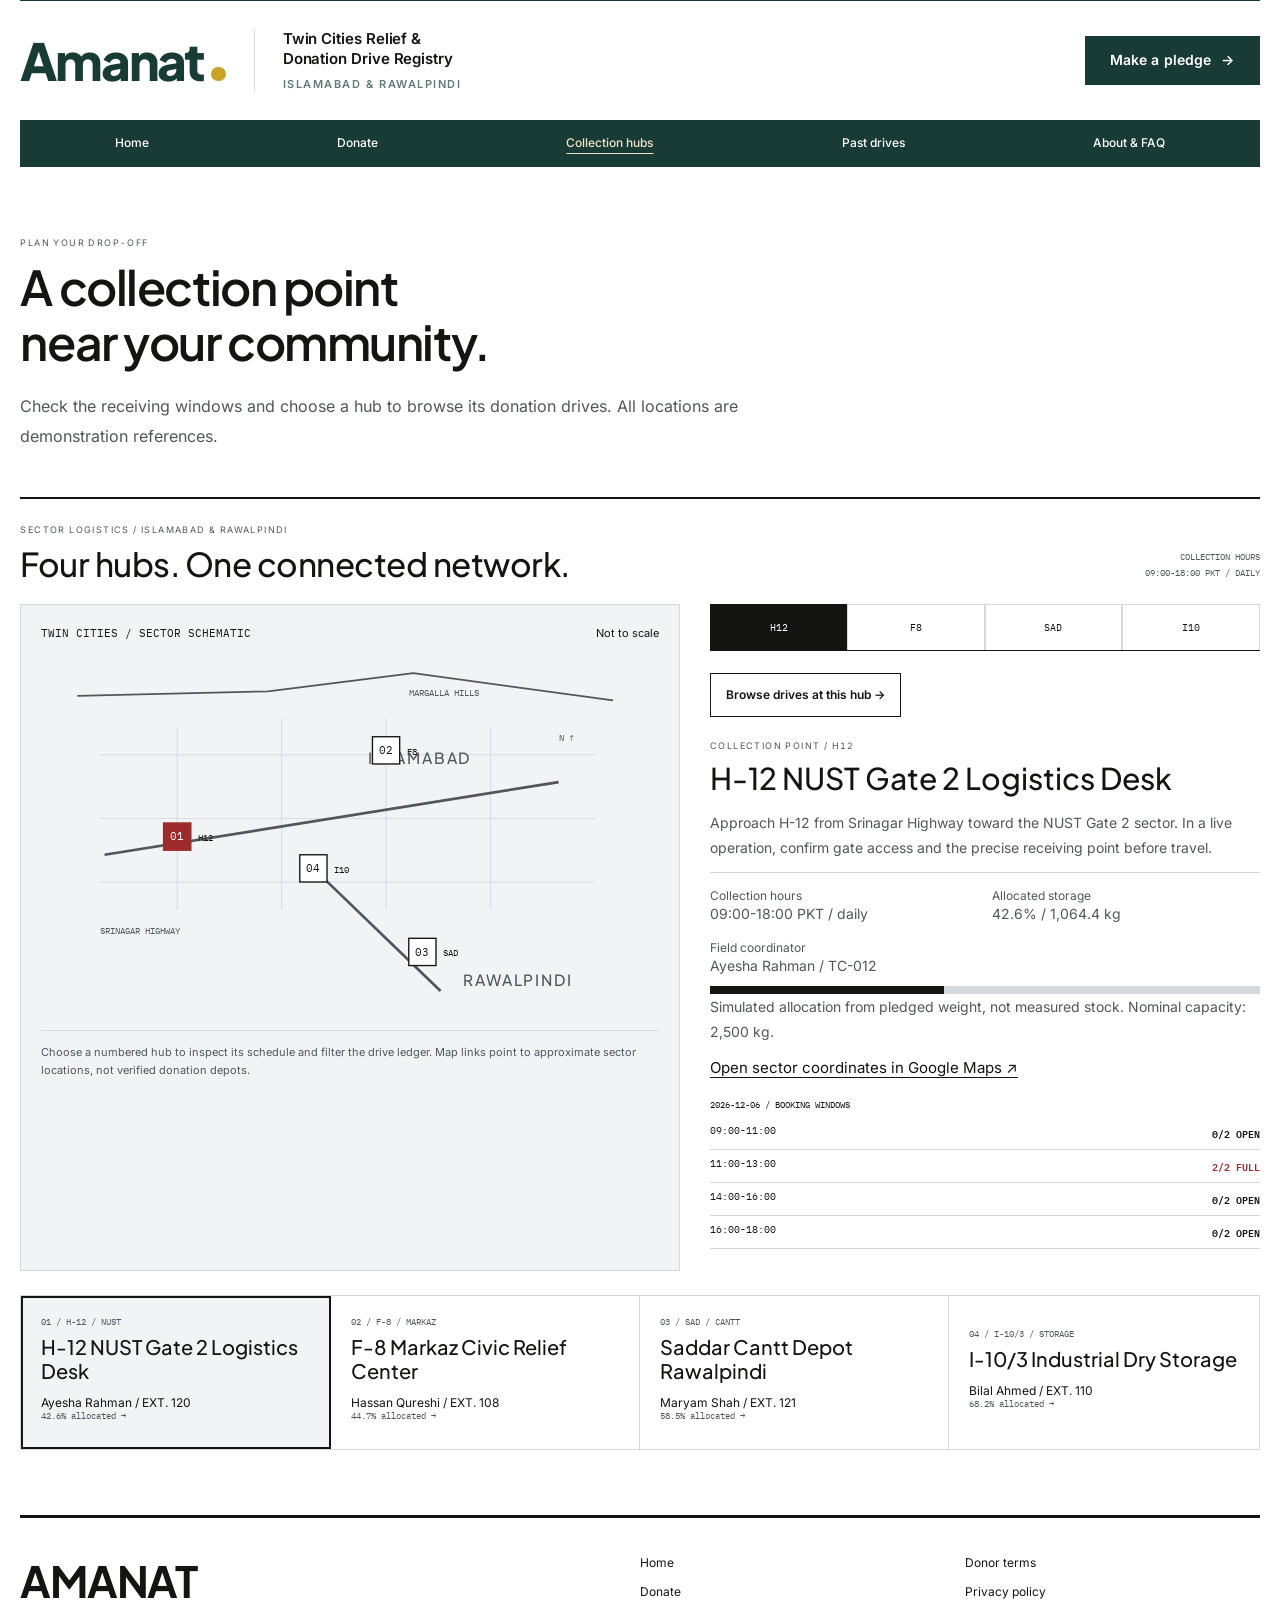
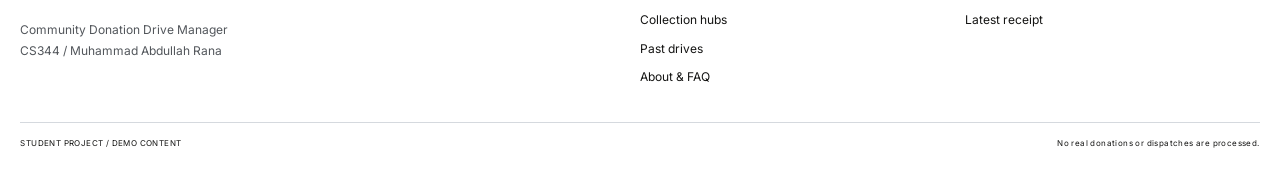
<file: hubs.html>
<!DOCTYPE html>
<html lang="en">
<head>
  <meta charset="UTF-8">
  <meta name="viewport" content="width=device-width, initial-scale=1">
  <title>Find a Collection Hub // AMANAT</title>
  <meta name="description" content="Explore four sample Twin Cities collection hubs, directions, storage allocation and booking windows.">
  <meta name="keywords" content="AMANAT, donation drives, Islamabad, Rawalpindi, relief registry, CS344">
  <meta name="author" content="Muhammad Abdullah Rana">
  <meta property="og:title" content="Find a Collection Hub // AMANAT">
  <meta property="og:description" content="Explore four sample Twin Cities collection hubs, directions, storage allocation and booking windows.">
  <meta property="og:type" content="website">
  <meta property="og:image" content="assets/images/og-preview.svg">
  <link rel="icon" href="assets/images/favicon.svg" type="image/svg+xml">
  <link rel="stylesheet" href="css/styles.css">
  <script src="js/app.js" defer></script>
  <script type="application/ld+json">{"@context":"https://schema.org","@type":"GovernmentOrganization","name":"AMANAT: fictional Twin Cities Directorate","description":"CS344 educational simulation. Not a government agency, registered charity or operating collection network.","location":[{"@type":"CivicStructure","name":"H-12 NUST Gate 2 Logistics Desk","address":"H-12, Islamabad, Pakistan"},{"@type":"CivicStructure","name":"F-8 Markaz Civic Relief Center","address":"F-8 Markaz, Islamabad, Pakistan"},{"@type":"CivicStructure","name":"Saddar Cantt Depot Rawalpindi","address":"Saddar, Rawalpindi, Pakistan"},{"@type":"CivicStructure","name":"I-10/3 Industrial Dry Storage","address":"I-10/3, Islamabad, Pakistan"}]}</script>
  <link rel="stylesheet" href="css/responsive.css">
  <link rel="stylesheet" href="css/header.css">
</head>
<body data-page="hubs"><a class="skip-link" href="#main">Skip to content</a><header class="masthead page-width brand-header"><div class="masthead-main"><a class="wordmark" href="index.html">Amanat</a><div class="masthead-description"><p>Twin Cities Relief &amp;<br>Donation Drive Registry</p><span>Islamabad &amp; Rawalpindi</span></div><div class="masthead-actions"><a class="button primary" href="drives.html#pledge-desk">Make a pledge <span class="header-arrow" aria-hidden="true">→</span></a></div></div><nav class="main-nav" aria-label="Main navigation"><a href="index.html">Home</a><a href="drives.html">Donate</a><a aria-current="page" class="active" href="hubs.html">Collection hubs</a><a href="reports.html">Past drives</a><a href="about.html">About & FAQ</a></nav></header><main id="main" class="page-width content-page"><div class="page-intro"><span class="eyebrow">PLAN YOUR DROP-OFF</span><h1>A collection point near your community.</h1><p>Check the receiving windows and choose a hub to browse its donation drives. All locations are demonstration references.</p></div><div id="storage-warning" class="error-box" role="alert" hidden></div>    <section id="hub-directory" class="wide-section" aria-labelledby="hub-title"><div class="section-heading"><div><span class="eyebrow">SECTOR LOGISTICS / ISLAMABAD &amp; RAWALPINDI</span><h2 id="hub-title">Four hubs. One connected network.</h2></div><span class="issue-label">COLLECTION HOURS<br>09:00-18:00 PKT / DAILY</span></div><div class="hub-layout"><div class="map-panel"><div class="map-caption"><span class="mono">TWIN CITIES / SECTOR SCHEMATIC</span><span>Not to scale</span></div><svg class="hub-map" viewBox="0 0 680 400" role="img" aria-label="Schematic map of Islamabad and Rawalpindi collection hubs"><title>Twin Cities collection hub schematic with four selectable locations</title><path d="M40 45L250 40 410 20 630 50" class="map-ridge"/><text x="405" y="45" class="map-caption-text">MARGALLA HILLS</text><path d="M65 110H610M65 180H610M65 250H610M150 80V280M265 70V280M380 70V280M495 80V280" class="map-streets"/><path d="M70 220L570 140M300 235L440 370" class="map-highway"/><text x="360" y="120" class="map-city">ISLAMABAD</text><text x="465" y="365" class="map-city">RAWALPINDI</text><text x="65" y="307" class="map-caption-text">SRINAGAR HIGHWAY</text><text x="570" y="95" class="map-caption-text">N ↑</text><g id="map-pins"></g></svg><p>Choose a numbered hub to inspect its schedule and filter the drive ledger. Map links point to approximate sector locations, not verified donation depots.</p></div><div><div class="hub-tabs" role="tablist" aria-label="Collection hubs" id="hub-tabs"></div><div id="hub-details" role="tabpanel" tabindex="0"></div></div></div><div id="hub-cards" class="hub-cards"></div></section></main><footer class="page-width site-footer"><div class="footer-main"><div><a class="footer-brand" href="index.html">AMANAT</a><p>Community Donation Drive Manager<br>CS344 / Muhammad Abdullah Rana</p></div><nav aria-label="Explore"><a href="index.html">Home</a><a href="drives.html">Donate</a><a href="hubs.html">Collection hubs</a><a href="reports.html">Past drives</a><a href="about.html">About & FAQ</a></nav><nav aria-label="Governance"><a href="legal.html#terms">Donor terms</a><a href="legal.html#privacy">Privacy policy</a><a href="thank-you.html">Latest receipt</a></nav></div><div class="footer-bottom"><span>STUDENT PROJECT / DEMO CONTENT</span><span>No real donations or dispatches are processed.</span></div></footer></body></html>
</file>
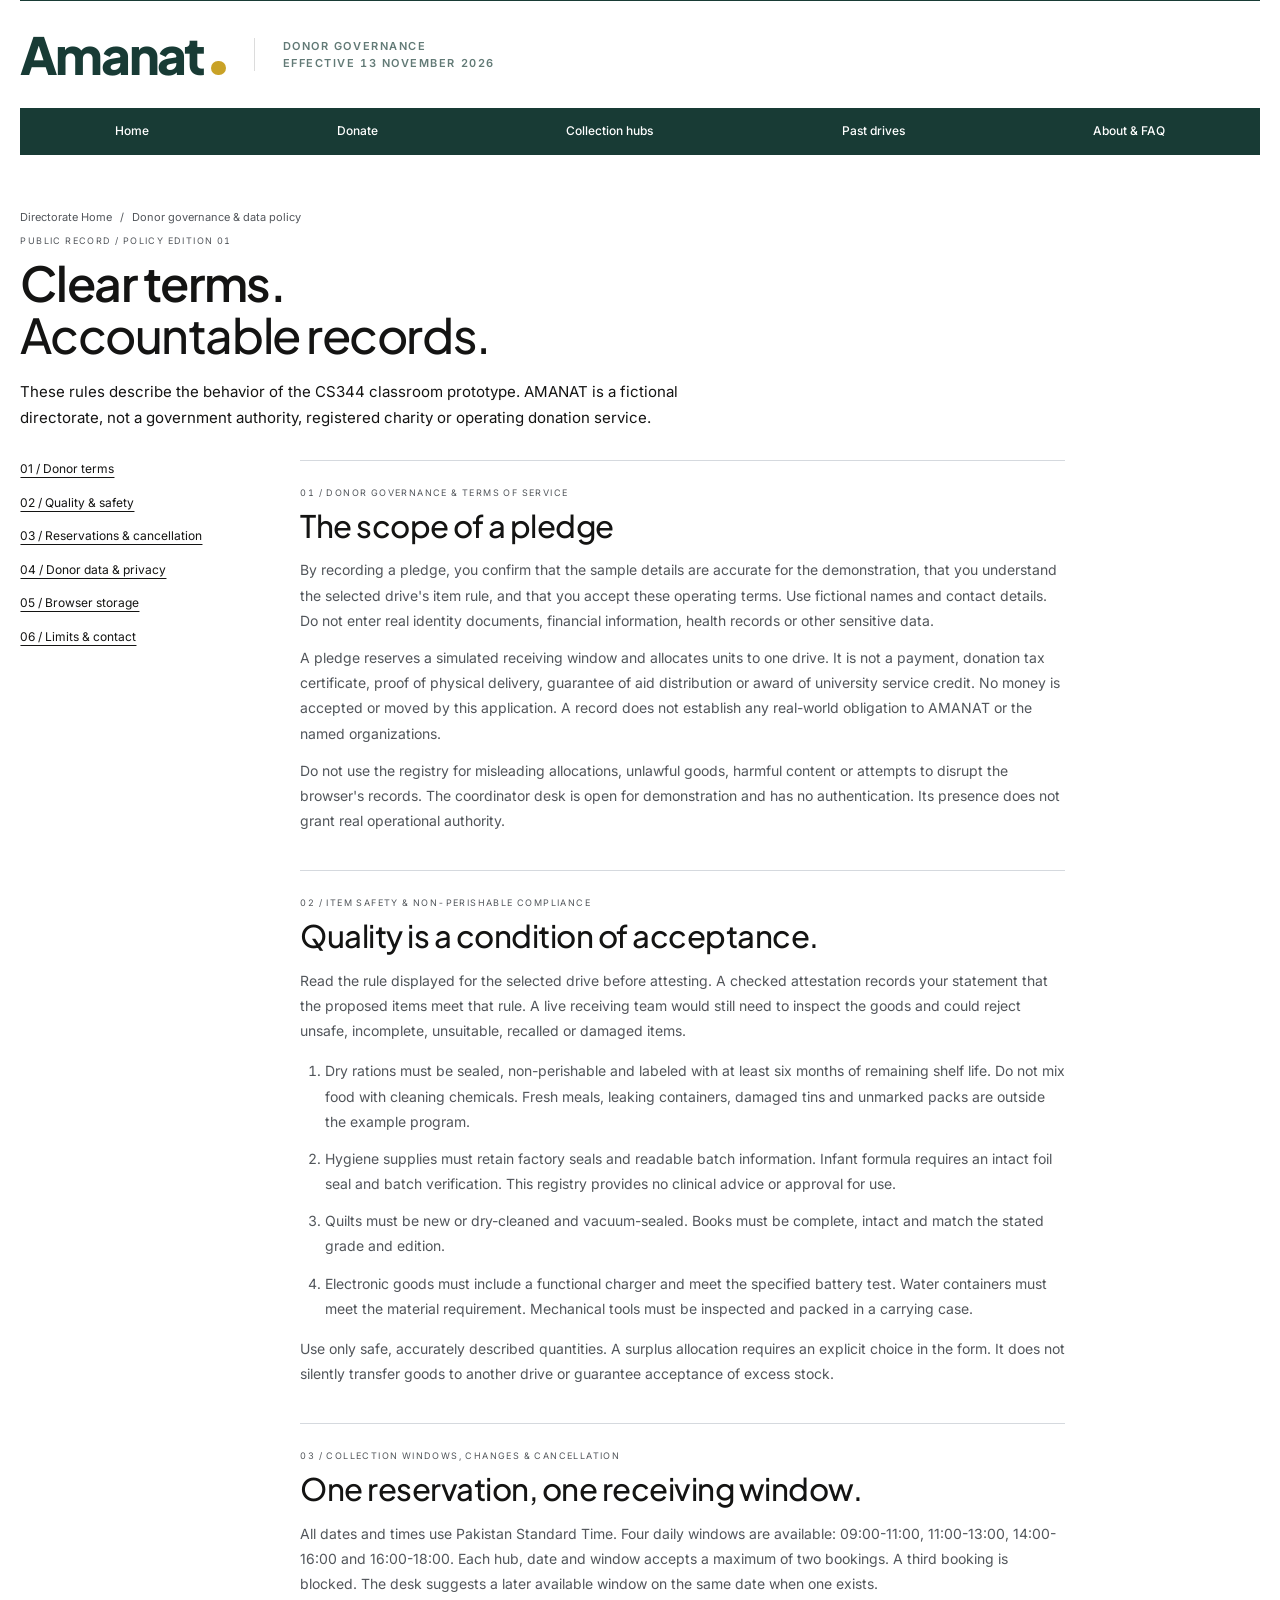
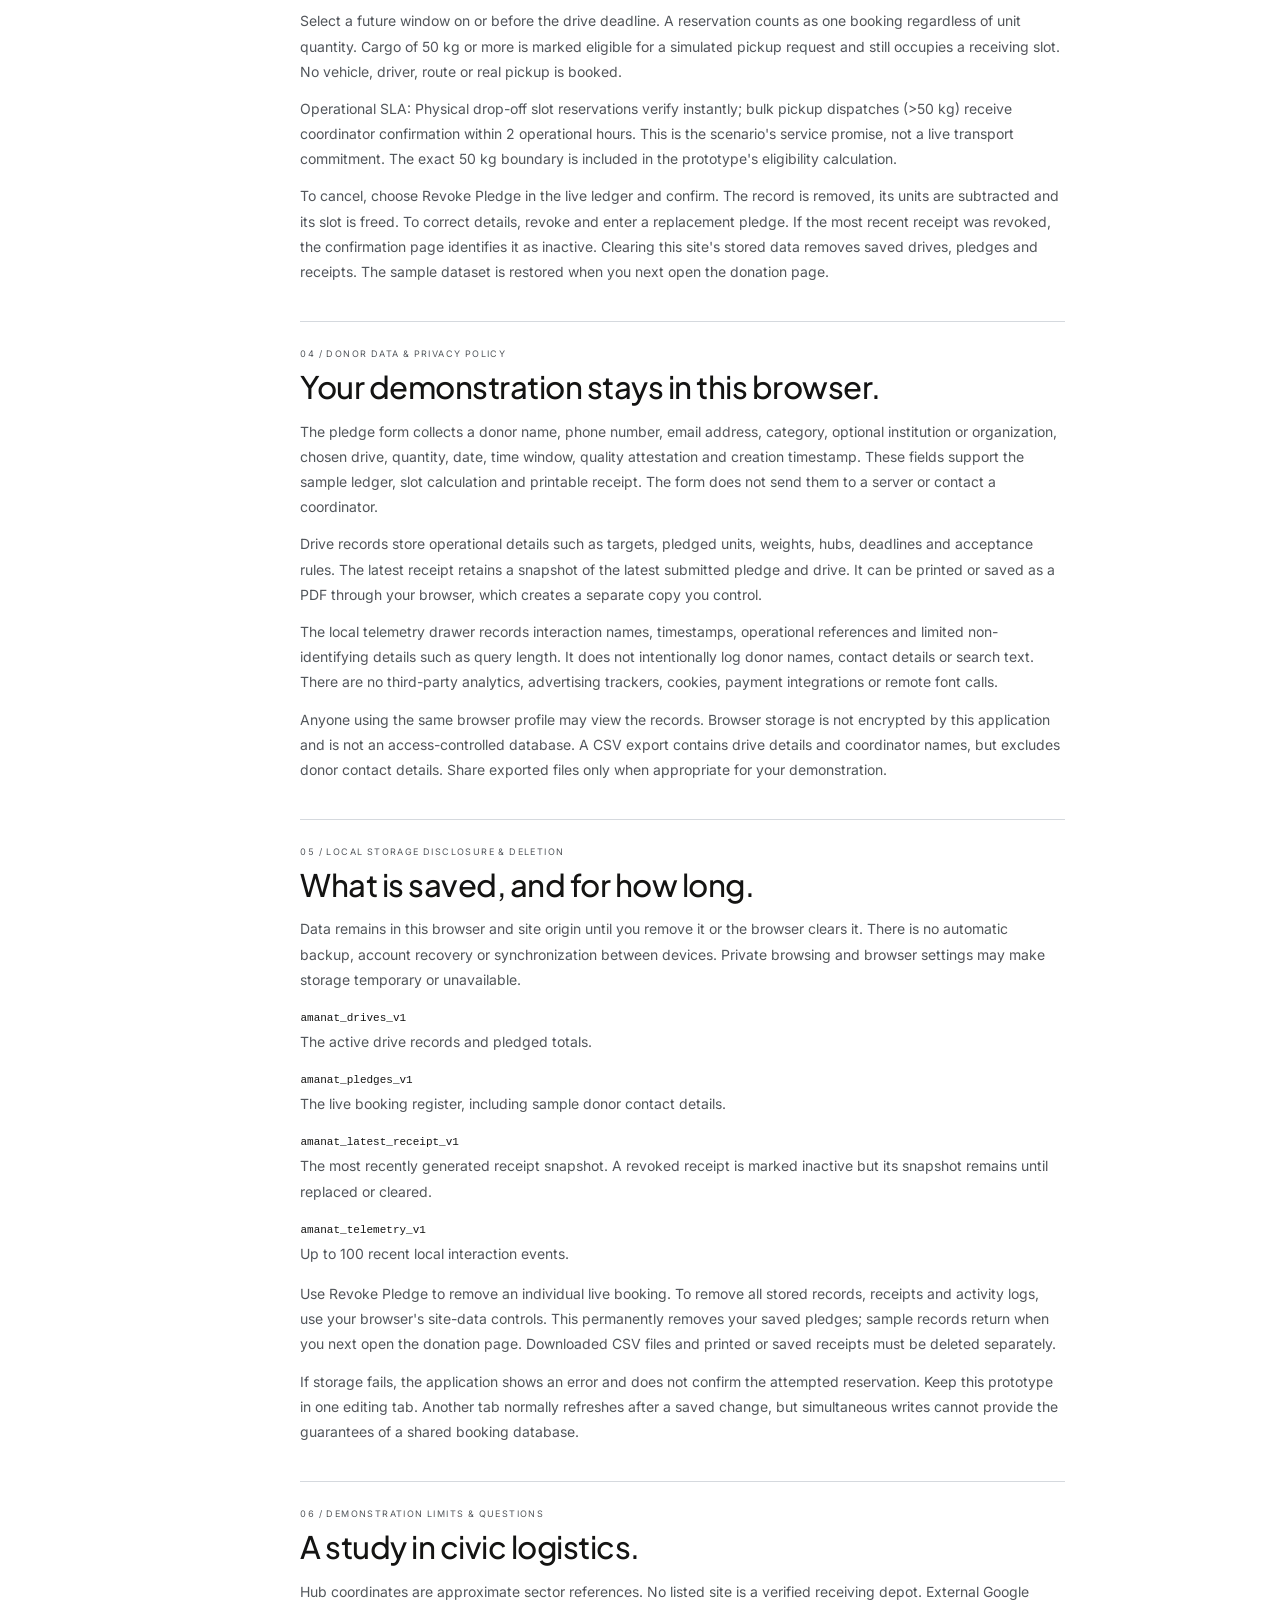
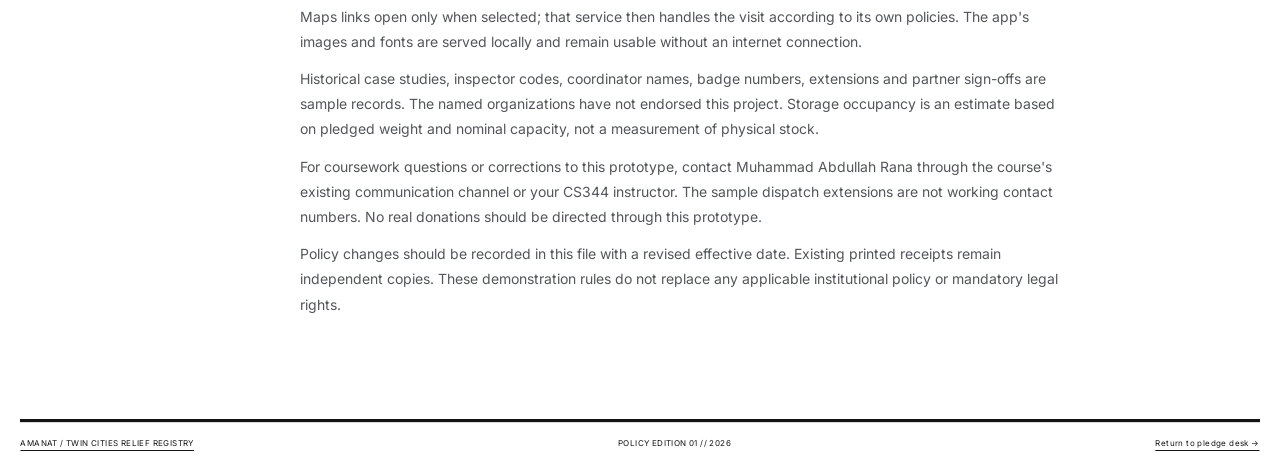
<file: legal.html>
<!DOCTYPE html>
<html lang="en">
<head>
  <meta charset="UTF-8">
  <meta name="viewport" content="width=device-width, initial-scale=1">
  <title>Donor Governance, Terms &amp; Privacy Policy // AMANAT</title>
  <meta name="description" content="Read AMANAT's demonstration donor terms, item safety rules, browser-local data policy, cancellation process and storage disclosure.">
  <meta name="keywords" content="AMANAT, donor governance, privacy policy, terms, localStorage, item quality">
  <meta name="author" content="Muhammad Abdullah Rana">
  <meta property="og:title" content="Donor Governance &amp; Privacy // AMANAT">
  <meta property="og:description" content="Transparent rules for sample relief pledges, quality attestations, browser-local records and cancellation.">
  <meta property="og:type" content="website">
  <meta property="og:image" content="assets/images/og-preview.svg">
  <link rel="icon" href="assets/images/favicon.svg" type="image/svg+xml">
  <link rel="stylesheet" href="css/styles.css">
  <link rel="stylesheet" href="css/responsive.css">
  <link rel="stylesheet" href="css/header.css">
</head>
<body>
  <a class="skip-link" href="#main">Skip to donor governance</a>
  <header class="secondary-header page-width brand-header"><a class="wordmark" href="index.html">Amanat</a><span class="issue-label">DONOR GOVERNANCE<br>EFFECTIVE 13 NOVEMBER 2026</span></header>
  <nav class="main-nav" aria-label="Main navigation"><a href="index.html">Home</a><a href="drives.html">Donate</a><a href="hubs.html">Collection hubs</a><a href="reports.html">Past drives</a><a href="about.html">About & FAQ</a></nav>
  <main class="secondary-main page-width" id="main">
    <nav class="breadcrumbs" aria-label="Breadcrumb"><a href="index.html">Directorate Home</a><span>/</span><span>Donor governance &amp; data policy</span></nav>
    <div class="intro"><span class="eyebrow">PUBLIC RECORD / POLICY EDITION 01</span><h1>Clear terms.<br><em>Accountable records.</em></h1><p>These rules describe the behavior of the CS344 classroom prototype. AMANAT is a fictional directorate, not a government authority, registered charity or operating donation service.</p></div>
    <div class="legal-layout"><nav class="legal-nav" aria-label="Policy contents"><a href="#terms">01 / Donor terms</a><a href="#quality">02 / Quality &amp; safety</a><a href="#reservations">03 / Reservations &amp; cancellation</a><a href="#privacy">04 / Donor data &amp; privacy</a><a href="#storage">05 / Browser storage</a><a href="#limitations">06 / Limits &amp; contact</a></nav><div class="legal-copy">
      <section id="terms"><span class="eyebrow">01 / DONOR GOVERNANCE &amp; TERMS OF SERVICE</span><h2>The scope of a pledge</h2><p>By recording a pledge, you confirm that the sample details are accurate for the demonstration, that you understand the selected drive's item rule, and that you accept these operating terms. Use fictional names and contact details. Do not enter real identity documents, financial information, health records or other sensitive data.</p><p>A pledge reserves a simulated receiving window and allocates units to one drive. It is not a payment, donation tax certificate, proof of physical delivery, guarantee of aid distribution or award of university service credit. No money is accepted or moved by this application. A record does not establish any real-world obligation to AMANAT or the named organizations.</p><p>Do not use the registry for misleading allocations, unlawful goods, harmful content or attempts to disrupt the browser's records. The coordinator desk is open for demonstration and has no authentication. Its presence does not grant real operational authority.</p></section>
      <section id="quality"><span class="eyebrow">02 / ITEM SAFETY &amp; NON-PERISHABLE COMPLIANCE</span><h2>Quality is a condition of acceptance.</h2><p>Read the rule displayed for the selected drive before attesting. A checked attestation records your statement that the proposed items meet that rule. A live receiving team would still need to inspect the goods and could reject unsafe, incomplete, unsuitable, recalled or damaged items.</p><ol><li>Dry rations must be sealed, non-perishable and labeled with at least six months of remaining shelf life. Do not mix food with cleaning chemicals. Fresh meals, leaking containers, damaged tins and unmarked packs are outside the example program.</li><li>Hygiene supplies must retain factory seals and readable batch information. Infant formula requires an intact foil seal and batch verification. This registry provides no clinical advice or approval for use.</li><li>Quilts must be new or dry-cleaned and vacuum-sealed. Books must be complete, intact and match the stated grade and edition.</li><li>Electronic goods must include a functional charger and meet the specified battery test. Water containers must meet the material requirement. Mechanical tools must be inspected and packed in a carrying case.</li></ol><p>Use only safe, accurately described quantities. A surplus allocation requires an explicit choice in the form. It does not silently transfer goods to another drive or guarantee acceptance of excess stock.</p></section>
      <section id="reservations"><span class="eyebrow">03 / COLLECTION WINDOWS, CHANGES &amp; CANCELLATION</span><h2>One reservation, one receiving window.</h2><p>All dates and times use Pakistan Standard Time. Four daily windows are available: 09:00-11:00, 11:00-13:00, 14:00-16:00 and 16:00-18:00. Each hub, date and window accepts a maximum of two bookings. A third booking is blocked. The desk suggests a later available window on the same date when one exists.</p><p>Select a future window on or before the drive deadline. A reservation counts as one booking regardless of unit quantity. Cargo of 50 kg or more is marked eligible for a simulated pickup request and still occupies a receiving slot. No vehicle, driver, route or real pickup is booked.</p><p>Operational SLA: Physical drop-off slot reservations verify instantly; bulk pickup dispatches (&gt;50 kg) receive coordinator confirmation within 2 operational hours. This is the scenario's service promise, not a live transport commitment. The exact 50 kg boundary is included in the prototype's eligibility calculation.</p><p>To cancel, choose Revoke Pledge in the live ledger and confirm. The record is removed, its units are subtracted and its slot is freed. To correct details, revoke and enter a replacement pledge. If the most recent receipt was revoked, the confirmation page identifies it as inactive. Clearing this site's stored data removes saved drives, pledges and receipts. The sample dataset is restored when you next open the donation page.</p></section>
      <section id="privacy"><span class="eyebrow">04 / DONOR DATA &amp; PRIVACY POLICY</span><h2>Your demonstration stays in this browser.</h2><p>The pledge form collects a donor name, phone number, email address, category, optional institution or organization, chosen drive, quantity, date, time window, quality attestation and creation timestamp. These fields support the sample ledger, slot calculation and printable receipt. The form does not send them to a server or contact a coordinator.</p><p>Drive records store operational details such as targets, pledged units, weights, hubs, deadlines and acceptance rules. The latest receipt retains a snapshot of the latest submitted pledge and drive. It can be printed or saved as a PDF through your browser, which creates a separate copy you control.</p><p>The local telemetry drawer records interaction names, timestamps, operational references and limited non-identifying details such as query length. It does not intentionally log donor names, contact details or search text. There are no third-party analytics, advertising trackers, cookies, payment integrations or remote font calls.</p><p>Anyone using the same browser profile may view the records. Browser storage is not encrypted by this application and is not an access-controlled database. A CSV export contains drive details and coordinator names, but excludes donor contact details. Share exported files only when appropriate for your demonstration.</p></section>
      <section id="storage"><span class="eyebrow">05 / LOCAL STORAGE DISCLOSURE &amp; DELETION</span><h2>What is saved, and for how long.</h2><p>Data remains in this browser and site origin until you remove it or the browser clears it. There is no automatic backup, account recovery or synchronization between devices. Private browsing and browser settings may make storage temporary or unavailable.</p><dl><dt><code>amanat_drives_v1</code></dt><dd>The active drive records and pledged totals.</dd><dt><code>amanat_pledges_v1</code></dt><dd>The live booking register, including sample donor contact details.</dd><dt><code>amanat_latest_receipt_v1</code></dt><dd>The most recently generated receipt snapshot. A revoked receipt is marked inactive but its snapshot remains until replaced or cleared.</dd><dt><code>amanat_telemetry_v1</code></dt><dd>Up to 100 recent local interaction events.</dd></dl><p>Use Revoke Pledge to remove an individual live booking. To remove all stored records, receipts and activity logs, use your browser's site-data controls. This permanently removes your saved pledges; sample records return when you next open the donation page. Downloaded CSV files and printed or saved receipts must be deleted separately.</p><p>If storage fails, the application shows an error and does not confirm the attempted reservation. Keep this prototype in one editing tab. Another tab normally refreshes after a saved change, but simultaneous writes cannot provide the guarantees of a shared booking database.</p></section>
      <section id="limitations"><span class="eyebrow">06 / DEMONSTRATION LIMITS &amp; QUESTIONS</span><h2>A study in civic logistics.</h2><p>Hub coordinates are approximate sector references. No listed site is a verified receiving depot. External Google Maps links open only when selected; that service then handles the visit according to its own policies. The app's images and fonts are served locally and remain usable without an internet connection.</p><p>Historical case studies, inspector codes, coordinator names, badge numbers, extensions and partner sign-offs are sample records. The named organizations have not endorsed this project. Storage occupancy is an estimate based on pledged weight and nominal capacity, not a measurement of physical stock.</p><p>For coursework questions or corrections to this prototype, contact Muhammad Abdullah Rana through the course's existing communication channel or your CS344 instructor. The sample dispatch extensions are not working contact numbers. No real donations should be directed through this prototype.</p><p>Policy changes should be recorded in this file with a revised effective date. Existing printed receipts remain independent copies. These demonstration rules do not replace any applicable institutional policy or mandatory legal rights.</p></section>
    </div></div>
  </main>
  <footer class="page-width site-footer"><div class="footer-bottom"><a href="index.html">AMANAT / TWIN CITIES RELIEF REGISTRY</a><span>POLICY EDITION 01 // 2026</span><a href="drives.html#pledge-desk">Return to pledge desk →</a></div></footer>
</body>
</html>
</file>
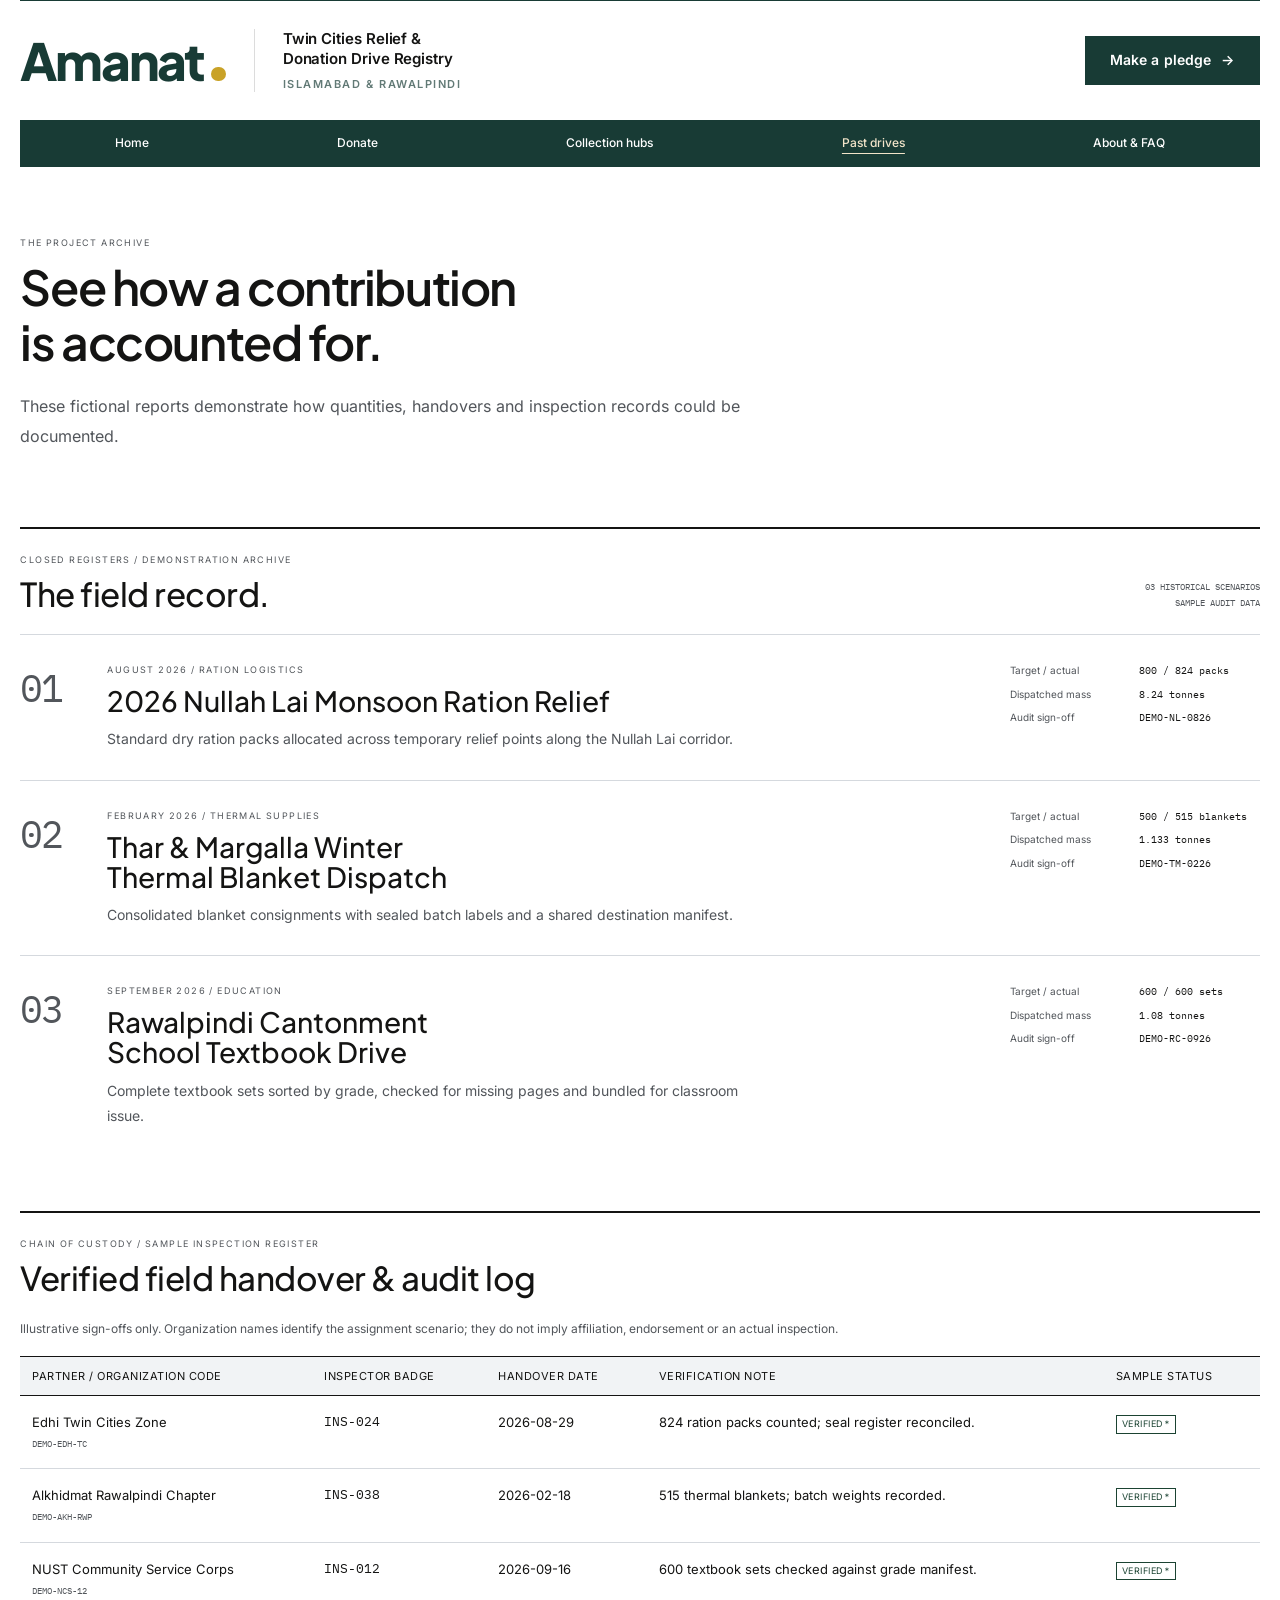
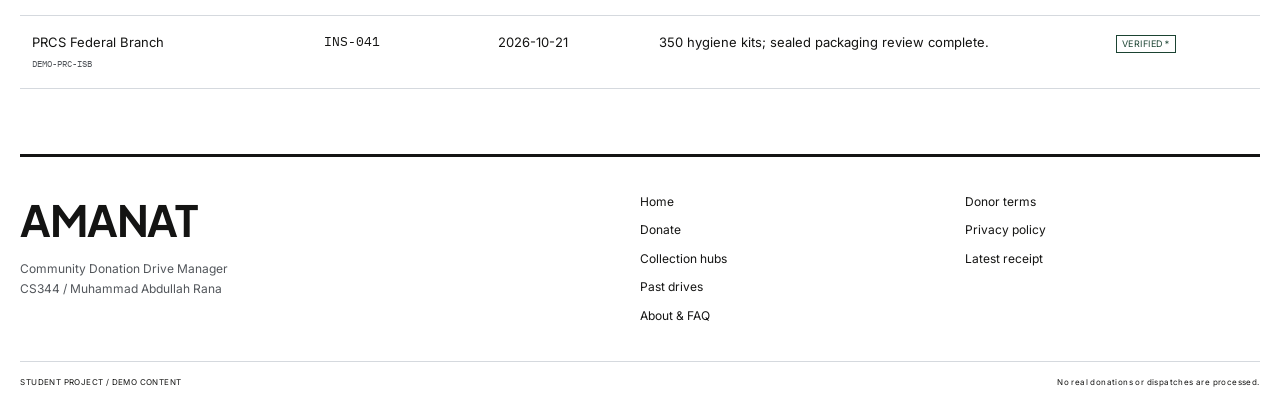
<file: reports.html>
<!DOCTYPE html>
<html lang="en">
<head>
  <meta charset="UTF-8">
  <meta name="viewport" content="width=device-width, initial-scale=1">
  <title>Past Drives & Sample Reports // AMANAT</title>
  <meta name="description" content="Explore illustrative completed donation drives and sample inspection records for the AMANAT project.">
  <meta name="keywords" content="AMANAT, donation drives, Islamabad, Rawalpindi, relief registry, CS344">
  <meta name="author" content="Muhammad Abdullah Rana">
  <meta property="og:title" content="Past Drives & Sample Reports // AMANAT">
  <meta property="og:description" content="Explore illustrative completed donation drives and sample inspection records for the AMANAT project.">
  <meta property="og:type" content="website">
  <meta property="og:image" content="assets/images/og-preview.svg">
  <link rel="icon" href="assets/images/favicon.svg" type="image/svg+xml">
  <link rel="stylesheet" href="css/styles.css">
  <script src="js/app.js" defer></script>
  <script type="application/ld+json">{"@context":"https://schema.org","@type":"GovernmentOrganization","name":"AMANAT: fictional Twin Cities Directorate","description":"CS344 educational simulation. Not a government agency, registered charity or operating collection network.","location":[{"@type":"CivicStructure","name":"H-12 NUST Gate 2 Logistics Desk","address":"H-12, Islamabad, Pakistan"},{"@type":"CivicStructure","name":"F-8 Markaz Civic Relief Center","address":"F-8 Markaz, Islamabad, Pakistan"},{"@type":"CivicStructure","name":"Saddar Cantt Depot Rawalpindi","address":"Saddar, Rawalpindi, Pakistan"},{"@type":"CivicStructure","name":"I-10/3 Industrial Dry Storage","address":"I-10/3, Islamabad, Pakistan"}]}</script>
  <link rel="stylesheet" href="css/responsive.css">
  <link rel="stylesheet" href="css/header.css">
</head>
<body data-page="reports"><a class="skip-link" href="#main">Skip to content</a><header class="masthead page-width brand-header"><div class="masthead-main"><a class="wordmark" href="index.html">Amanat</a><div class="masthead-description"><p>Twin Cities Relief &amp;<br>Donation Drive Registry</p><span>Islamabad &amp; Rawalpindi</span></div><div class="masthead-actions"><a class="button primary" href="drives.html#pledge-desk">Make a pledge <span class="header-arrow" aria-hidden="true">→</span></a></div></div><nav class="main-nav" aria-label="Main navigation"><a href="index.html">Home</a><a href="drives.html">Donate</a><a href="hubs.html">Collection hubs</a><a aria-current="page" class="active" href="reports.html">Past drives</a><a href="about.html">About & FAQ</a></nav></header><main id="main" class="page-width content-page"><div class="page-intro"><span class="eyebrow">THE PROJECT ARCHIVE</span><h1>See how a contribution is accounted for.</h1><p>These fictional reports demonstrate how quantities, handovers and inspection records could be documented.</p></div>    <section id="case-studies" class="wide-section" aria-labelledby="reports-title"><div class="section-heading"><div><span class="eyebrow">CLOSED REGISTERS / DEMONSTRATION ARCHIVE</span><h2 id="reports-title">The field record.</h2></div><span class="issue-label">03 HISTORICAL SCENARIOS<br>SAMPLE AUDIT DATA</span></div><div class="case-row"><span class="case-number">01</span><div><span class="eyebrow">AUGUST 2026 / RATION LOGISTICS</span><h3>2026 Nullah Lai Monsoon Ration Relief</h3><p>Standard dry ration packs allocated across temporary relief points along the Nullah Lai corridor.</p></div><dl><dt>Target / actual</dt><dd>800 / 824 packs</dd><dt>Dispatched mass</dt><dd>8.24 tonnes</dd><dt>Audit sign-off</dt><dd>DEMO-NL-0826</dd></dl></div><div class="case-row"><span class="case-number">02</span><div><span class="eyebrow">FEBRUARY 2026 / THERMAL SUPPLIES</span><h3>Thar &amp; Margalla Winter Thermal Blanket Dispatch</h3><p>Consolidated blanket consignments with sealed batch labels and a shared destination manifest.</p></div><dl><dt>Target / actual</dt><dd>500 / 515 blankets</dd><dt>Dispatched mass</dt><dd>1.133 tonnes</dd><dt>Audit sign-off</dt><dd>DEMO-TM-0226</dd></dl></div><div class="case-row"><span class="case-number">03</span><div><span class="eyebrow">SEPTEMBER 2026 / EDUCATION</span><h3>Rawalpindi Cantonment School Textbook Drive</h3><p>Complete textbook sets sorted by grade, checked for missing pages and bundled for classroom issue.</p></div><dl><dt>Target / actual</dt><dd>600 / 600 sets</dd><dt>Dispatched mass</dt><dd>1.08 tonnes</dd><dt>Audit sign-off</dt><dd>DEMO-RC-0926</dd></dl></div></section>    <section class="wide-section" aria-labelledby="audit-title"><div class="section-heading"><div><span class="eyebrow">CHAIN OF CUSTODY / SAMPLE INSPECTION REGISTER</span><h2 id="audit-title">Verified field handover &amp; audit log</h2></div></div><p class="section-note">Illustrative sign-offs only. Organization names identify the assignment scenario; they do not imply affiliation, endorsement or an actual inspection.</p><div class="table-wrap"><table class="data-table"><thead><tr><th>Partner / organization code</th><th>Inspector badge</th><th>Handover date</th><th>Verification note</th><th>Sample status</th></tr></thead><tbody><tr><td data-label="Partner / organization code">Edhi Twin Cities Zone<br><span class="mono">DEMO-EDH-TC</span></td><td class="mono" data-label="Inspector badge">INS-024</td><td data-label="Handover date">2026-08-29</td><td data-label="Verification note">824 ration packs counted; seal register reconciled.</td><td data-label="Sample status"><span class="badge fulfilled">VERIFIED*</span></td></tr><tr><td data-label="Partner / organization code">Alkhidmat Rawalpindi Chapter<br><span class="mono">DEMO-AKH-RWP</span></td><td class="mono" data-label="Inspector badge">INS-038</td><td data-label="Handover date">2026-02-18</td><td data-label="Verification note">515 thermal blankets; batch weights recorded.</td><td data-label="Sample status"><span class="badge fulfilled">VERIFIED*</span></td></tr><tr><td data-label="Partner / organization code">NUST Community Service Corps<br><span class="mono">DEMO-NCS-12</span></td><td class="mono" data-label="Inspector badge">INS-012</td><td data-label="Handover date">2026-09-16</td><td data-label="Verification note">600 textbook sets checked against grade manifest.</td><td data-label="Sample status"><span class="badge fulfilled">VERIFIED*</span></td></tr><tr><td data-label="Partner / organization code">PRCS Federal Branch<br><span class="mono">DEMO-PRC-ISB</span></td><td class="mono" data-label="Inspector badge">INS-041</td><td data-label="Handover date">2026-10-21</td><td data-label="Verification note">350 hygiene kits; sealed packaging review complete.</td><td data-label="Sample status"><span class="badge fulfilled">VERIFIED*</span></td></tr></tbody></table></div></section></main><footer class="page-width site-footer"><div class="footer-main"><div><a class="footer-brand" href="index.html">AMANAT</a><p>Community Donation Drive Manager<br>CS344 / Muhammad Abdullah Rana</p></div><nav aria-label="Explore"><a href="index.html">Home</a><a href="drives.html">Donate</a><a href="hubs.html">Collection hubs</a><a href="reports.html">Past drives</a><a href="about.html">About & FAQ</a></nav><nav aria-label="Governance"><a href="legal.html#terms">Donor terms</a><a href="legal.html#privacy">Privacy policy</a><a href="thank-you.html">Latest receipt</a></nav></div><div class="footer-bottom"><span>STUDENT PROJECT / DEMO CONTENT</span><span>No real donations or dispatches are processed.</span></div></footer></body></html>
</file>
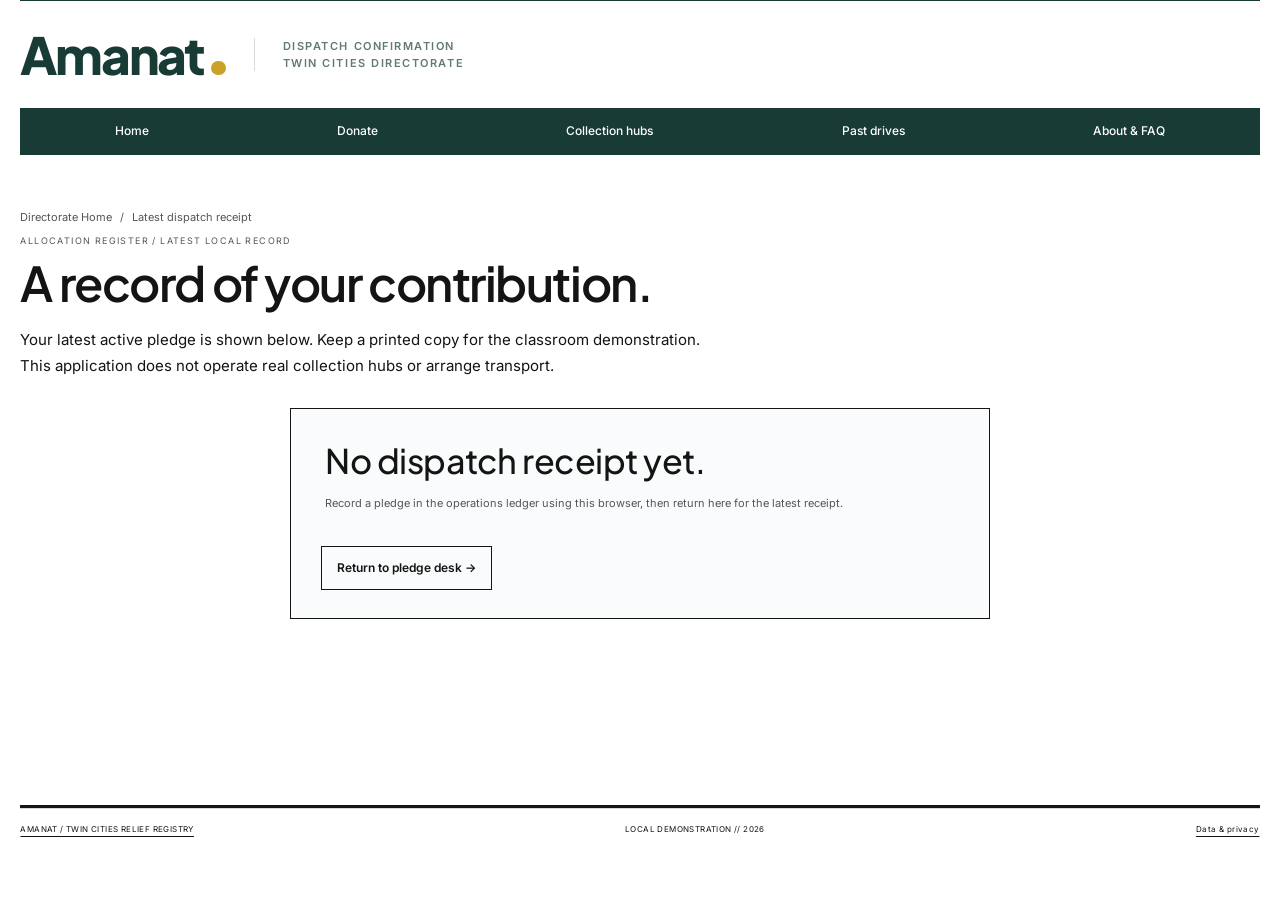
<file: thank-you.html>
<!DOCTYPE html>
<html lang="en">
<head>
  <meta charset="UTF-8">
  <meta name="viewport" content="width=device-width, initial-scale=1">
  <title>Dispatch Confirmation &amp; Printable Receipt // AMANAT</title>
  <meta name="description" content="Review the latest AMANAT pledge recorded in this browser, its collection window, cargo details and printable local dispatch receipt.">
  <meta name="keywords" content="AMANAT, pledge confirmation, printable receipt, Islamabad, Rawalpindi">
  <meta name="author" content="Muhammad Abdullah Rana">
  <meta property="og:title" content="Dispatch Confirmation // AMANAT">
  <meta property="og:description" content="A clear local record of a Twin Cities relief allocation, collection window and quality attestation.">
  <meta property="og:type" content="website">
  <meta property="og:image" content="assets/images/og-preview.svg">
  <link rel="icon" href="assets/images/favicon.svg" type="image/svg+xml">
  <link rel="stylesheet" href="css/styles.css">
  <script src="js/app.js" defer></script>
  <link rel="stylesheet" href="css/responsive.css">
  <link rel="stylesheet" href="css/header.css">
</head>
<body data-page="confirmation">
  <a class="skip-link" href="#main">Skip to receipt</a>
  <header class="secondary-header page-width brand-header"><a class="wordmark" href="index.html">Amanat</a><span class="issue-label">DISPATCH CONFIRMATION<br>TWIN CITIES DIRECTORATE</span></header>
  <nav class="main-nav" aria-label="Main navigation"><a href="index.html">Home</a><a href="drives.html">Donate</a><a href="hubs.html">Collection hubs</a><a href="reports.html">Past drives</a><a href="about.html">About & FAQ</a></nav>
  <main id="main" class="secondary-main page-width">
    <nav class="breadcrumbs" aria-label="Breadcrumb"><a href="index.html">Directorate Home</a><span>/</span><span>Latest dispatch receipt</span></nav>
    <div class="intro"><span class="eyebrow">ALLOCATION REGISTER / LATEST LOCAL RECORD</span><h1>A record of your contribution.</h1><p>Your latest active pledge is shown below. Keep a printed copy for the classroom demonstration. This application does not operate real collection hubs or arrange transport.</p></div>
    <div id="storage-warning" class="error-box" role="alert" hidden></div>
    <article class="receipt-page"><div id="confirmation-receipt" class="receipt" aria-live="polite"></div><div class="receipt-actions"><button class="button primary" id="print-confirmation" type="button">Print dispatch receipt ↗</button><a class="button" href="drives.html#pledge-desk">Return to pledge desk →</a></div></article>
    <noscript><p class="error-box">Enable JavaScript to read the latest receipt saved in this browser.</p></noscript>
  </main>
  <footer class="page-width site-footer"><div class="footer-bottom"><a href="index.html">AMANAT / TWIN CITIES RELIEF REGISTRY</a><span>LOCAL DEMONSTRATION // 2026</span><a href="legal.html#privacy">Data &amp; privacy</a></div></footer>
</body>
</html>
</file>
<file: css/styles.css>
@import url('fonts.css');
:root {
  --paper:#FFFFFF;
  --stone:#F1F3F5;
  --slip:#FAFBFC;
  --ink:#141413;
  --graphite:#52565B;
  --line:#D5D9DE;
  --red:#9E2A2B;
  --green:#1B4332;
  --amber:#B5651D;
  --font-display:"Plus Jakarta Sans", "Manrope", system-ui, sans-serif;
  --font-sans:'Inter',system-ui,sans-serif;
  --font-mono:'IBM Plex Mono','Courier New',monospace
}

* {
  box-sizing:border-box;
  border-radius:0;
  box-shadow:none
}

html {
  scroll-behavior:smooth;
  scroll-padding-top:22px
}

body {
  margin:0;
  background:var(--paper);
  color:var(--ink);
  font-family:var(--font-sans);
  font-size:14px;
  line-height:1.55
}

button,input,select,textarea {
  font:inherit;
  color:inherit
}

button,a,input,select,textarea,summary {
  touch-action:manipulation
}

button,summary {
  cursor:pointer
}

a {
  color:inherit;
  text-underline-offset:4px
}

button:disabled {
  cursor:not-allowed;
  opacity:.65
}

button:hover:not(:disabled),.button:hover {
  border-color:var(--ink)
}

button:focus-visible,a:focus-visible,input:focus-visible,select:focus-visible,textarea:focus-visible,summary:focus-visible,[tabindex]:focus-visible {
  outline:2px solid var(--red);
  outline-offset:3px
}

h1,h2,h3,p {
  margin:0
}

h1,h2,h3 {
  font-family:var(--font-display);
  font-weight:500;
  line-height:1.08
}

h1 {
  font-size:38px;
  letter-spacing:-1px
}

h2 {
  font-size:33px;
  letter-spacing:-.5px
}

h3 {
  font-size:24px
}

em {
  font-weight:400
}

img {
  display:block;
  max-width:100%;
  height:auto
}

svg {
  display:block;
  max-width:100%
}

[hidden] {
  display:none!important
}

.page-width {
  width:min(1440px,calc(100% - 80px));
  margin-inline:auto
}

.mono,time,.eyebrow,.edition,.issue-label,.badge {
  font-family:var(--font-mono);
  font-variant-numeric:tabular-nums
}

.sr-only {
  position:absolute;
  width:1px;
  height:1px;
  padding:0;
  margin:-1px;
  overflow:hidden;
  clip:rect(0,0,0,0);
  white-space:nowrap;
  border:0
}

.skip-link {
  position:absolute;
  left:15px;
  top:-100px;
  background:var(--ink);
  color:var(--paper);
  padding:12px;
  z-index:100
}

.skip-link:focus {
  top:10px
}

.status-square {
  display:inline-block;
  width:6px;
  height:6px;
  background:var(--green);
  margin-right:8px;
  vertical-align:middle
}

.status-square.critical {
  background:var(--red)
}

.text-button {
  background:none;
  border:0;
  padding:0;
  text-decoration:underline;
  text-underline-offset:4px;
  font-size:inherit;
  line-height:1.4
}

.text-button:hover {
  color:var(--red)
}

.sla-strip {
  padding:7px 40px;
  border-bottom:1px solid var(--line);
  color:var(--graphite);
  font-size:10px;
  text-align:center
}

.masthead {
  border-top:3px solid var(--ink);
  margin-top:17px
}

.edition {
  display:flex;
  justify-content:space-between;
  font-size:9px;
  letter-spacing:1px;
  padding-top:8px
}

.masthead-main {
  display:flex;
  align-items:center;
  gap:32px;
  padding:8px 0 14px
}

.wordmark {
  text-decoration:none;
  font-family:var(--font-display);
  font-size:clamp(62px,6.6vw,96px);
  line-height:1;
  letter-spacing:-5px
}

.wordmark-mark {
  color:var(--red);
  letter-spacing:-7px;
  margin-left:10px;
  font-size:.75em
}

.masthead-description {
  border-left:1px solid var(--line);
  padding-left:25px
}

.masthead-description p {
  font-family:var(--font-sans);
  font-weight:500;
  font-size:25px;
  line-height:1.03
}

.masthead-description>span {
  display:block;
  font-size:9px;
  margin-top:9px;
  color:var(--graphite)
}

.masthead-actions {
  display:flex;
  gap:8px;
  flex-direction:column;
  margin-left:auto;
  min-width:220px
}

.button {
  display:inline-flex;
  align-items:center;
  justify-content:center;
  gap:10px;
  border:1px solid var(--ink);
  background:transparent;
  text-decoration:none;
  padding:11px 15px;
  font-size:11px;
  font-weight:600;
  line-height:1.3;
  transition:background-color 100ms linear,color 100ms linear
}

.button:hover {
  background:var(--stone)
}

.button.primary {
  background:var(--ink);
  color:var(--paper)
}

.button.primary:hover:not(:disabled) {
  background:var(--red);
  border-color:var(--red)
}

.main-nav {
  display:flex;
  border-top:1px solid var(--ink);
  border-bottom:1px solid var(--ink);
  justify-content:space-between
}

.main-nav a {
  font-size:10px;
  text-decoration:none;
  padding:12px 5px;
  font-weight:500
}

.main-nav a:hover,.main-nav a.active {
  color:var(--red)
}

.breadcrumbs {
  display:flex;
  flex-wrap:wrap;
  gap:8px;
  font-size:9px;
  color:var(--graphite);
  padding:12px 0
}

.breadcrumbs a {
  text-decoration:none
}

.demo-note {
  font-size:10px;
  color:var(--graphite);
  border-bottom:1px solid var(--line);
  padding:0 0 10px
}

.demo-note .mono {
  font-size:9px;
  margin-right:12px;
  color:var(--red)
}

.kpi-strip {
  display:grid;
  grid-template-columns:repeat(4,1fr);
  border-bottom:2px solid var(--ink);
  padding:20px 0 18px
}

.kpi-strip>div {
  padding:0 22px;
  border-right:1px solid var(--line)
}

.kpi-strip>div:first-child {
  padding-left:0
}

.kpi-strip>div:last-child {
  border:0
}

.kpi-strip h2 {
  font-family:var(--font-mono);
  font-size:9px;
  letter-spacing:.3px;
  margin-bottom:10px
}

.kpi-strip strong {
  display:block;
  font-family:var(--font-mono);
  font-weight:400;
  font-size:34px;
  line-height:1.3;
  letter-spacing:-1.7px;
  font-variant-numeric:tabular-nums
}

.kpi-strip strong small {
  font-size:17px;
  letter-spacing:-.5px
}

.kpi-strip p {
  font-size:9px;
  color:var(--graphite);
  margin-top:6px
}

#kpi-critical {
  color:var(--red)
}

.section-heading {
  display:flex;
  justify-content:space-between;
  align-items:flex-end;
  gap:20px;
  margin-bottom:23px
}

.eyebrow {
  display:block;
  font-size:9px;
  letter-spacing:1.4px;
  color:var(--graphite);
  margin-bottom:9px
}

.workbench-heading {
  margin:27px 0 20px
}

.issue-label {
  text-align:right;
  font-size:9px;
  line-height:1.8;
  color:var(--graphite)
}

.workbench {
  display:grid;
  grid-template-columns:repeat(12,minmax(0,1fr));
  gap:26px;
  align-items:start
}

.registry-panel {
  grid-column:span 8;
  border-top:2px solid var(--ink)
}

.pledge-panel {
  grid-column:span 4;
  border:1px solid var(--ink);
  background:var(--stone)
}

.panel-heading {
  display:flex;
  justify-content:space-between;
  align-items:center;
  gap:10px;
  padding:14px 0;
  border-bottom:1px solid var(--line)
}

.panel-heading h2 {
  font-size:24px
}

.panel-heading .mono {
  font-size:9px
}

.panel-heading.dark {
  background:var(--ink);
  color:var(--paper);
  padding:15px 19px;
  border:0
}

.panel-heading.dark h2 {
  font-size:23px
}

label {
  display:block;
  font-size:10px;
  font-weight:500
}

input:not([type=checkbox]),select,textarea {
  width:100%;
  min-width:0;
  border:1px solid var(--line);
  background:var(--slip);
  padding:10px 11px;
  min-height:40px;
  font-size:12px;
  line-height:1.4;
  margin-top:5px
}

select {
  padding-right:23px
}

input::placeholder,textarea::placeholder {
  color:var(--graphite);
  opacity:1;
  font-size:11px
}

input[type=checkbox] {
  accent-color:var(--ink);
  width:14px;
  height:14px;
  flex-shrink:0;
  margin:2px 0 0
}

.check-label {
  display:flex;
  align-items:flex-start;
  gap:8px;
  font-size:10px;
  line-height:1.5
}

.search-line {
  display:flex;
  gap:8px;
  margin:16px 0 12px
}

.search-line input {
  margin:0;
  background:transparent;
  border-color:var(--line);
  font-size:12px
}

.filter-toggle {
  display:none
}

.filter-fields {
  display:grid;
  grid-template-columns:repeat(4,minmax(0,1fr));
  gap:12px 10px;
  padding-bottom:16px
}

.filter-fields select {
  font-size:10px;
  min-height:35px;
  padding:7px
}

.filter-fields label {
  font-size:9px
}

.filter-fields .check-label {
  grid-column:span 2;
  font-size:10px;
  align-self:center
}

.filter-fields>.text-button {
  grid-column:span 2;
  justify-self:end;
  font-size:10px
}

.ledger-columns {
  display:flex;
  justify-content:space-between;
  border-top:1px solid var(--ink);
  border-bottom:1px solid var(--ink);
  padding:8px 0;
  font-family:var(--font-mono);
  font-size:8px;
  letter-spacing:.6px
}

.ledger-columns span:last-child {
  width:172px
}

.drive-list {
  min-height:270px
}

.drive-row {
  display:grid;
  grid-template-columns:36px minmax(0,1fr) 172px;
  gap:12px;
  border-bottom:1px solid var(--line);
  padding:20px 0
}

.drive-row:hover {
  background:var(--stone)
}

.drive-row.selected {
  background:var(--stone)
}

.drive-index {
  font:12px var(--font-mono);
  color:var(--graphite);
  padding-top:2px
}

.drive-meta {
  display:flex;
  gap:8px;
  flex-wrap:wrap;
  align-items:center;
  font:9px var(--font-mono);
  margin-bottom:8px
}

.badge {
  display:inline-block;
  border:1px solid currentColor;
  font-size:8px;
  line-height:1.4;
  padding:2px 5px;
  letter-spacing:.5px
}

.critical {
  color:var(--red)
}

.high {
  color:var(--amber)
}

.fulfilled {
  color:var(--green)
}

.standard {
  color:var(--graphite)
}

.drive-row h3 {
  font-size:23px;
  line-height:1.08;
  margin-bottom:9px
}

.drive-location {
  font-size:9px;
  color:var(--graphite);
  line-height:1.6
}

.drive-rule {
  font-size:10px;
  color:var(--graphite);
  margin-top:8px;
  max-width:440px
}

.drive-allocation {
  display:flex;
  flex-direction:column;
  justify-content:center
}

.allocation-total {
  font:14px var(--font-mono);
  letter-spacing:-.4px
}

.allocation-total small {
  font-size:10px;
  color:var(--graphite)
}

.gauge {
  height:10px;
  border:1px solid var(--ink);
  padding:1px;
  display:grid;
  grid-template-columns:repeat(10,1fr);
  gap:2px;
  margin:9px 0 5px
}

.gauge-cell {
  height:6px;
  background:var(--line);
  overflow:hidden
}

.gauge-fill {
  display:block;
  height:100%;
  background:var(--ink)
}

.gauge.critical .gauge-fill {
  background:var(--red)
}

.gauge.fulfilled .gauge-fill {
  background:var(--green)
}

.allocation-status {
  display:flex;
  justify-content:space-between;
  font:9px var(--font-mono);
  margin-bottom:14px;
  gap:5px
}

.select-drive {
  font-size:10px;
  background:none;
  border:0;
  border-top:1px solid var(--line);
  padding:10px 0 0;
  text-align:left;
  font-weight:600
}

.select-drive:hover {
  color:var(--red)
}

.ledger-footnote {
  font-size:9px;
  color:var(--graphite);
  padding:13px 0
}

.desk-form {
  padding:18px
}

.form-intro {
  font-family:var(--font-display);
  font-size:24px;
  line-height:1.15;
  margin-bottom:18px
}

.form-intro span {
  display:inline-block;
  font-family:var(--font-sans);
  font-size:10px;
  color:var(--graphite);
  line-height:1.5;
  margin-top:7px
}

.desk-form>label {
  margin-top:12px
}

.desk-form>select {
  font-size:11px
}

.assigned-hub {
  display:flex;
  gap:10px;
  font-size:9px;
  padding:10px 0;
  border-bottom:1px solid var(--line);
  margin-bottom:12px
}

.assigned-hub span {
  font-family:var(--font-mono);
  flex-shrink:0;
  color:var(--graphite);
  font-size:8px
}

.assigned-hub strong {
  font-weight:500
}

.form-grid {
  display:grid;
  grid-template-columns:1fr 1fr;
  gap:12px
}

.impact-box {
  margin-top:14px;
  background:var(--slip);
  border:1px solid var(--ink);
  padding:13px
}

.impact-stats {
  display:grid;
  grid-template-columns:1fr 1fr;
  gap:9px
}

.impact-stats span {
  display:block;
  font:8px var(--font-mono);
  color:var(--graphite);
  margin-bottom:4px
}

.impact-stats strong {
  font:21px var(--font-mono);
  letter-spacing:-1px
}

.impact-line {
  font-size:9px;
  border-top:1px solid var(--line);
  margin-top:9px;
  padding-top:8px
}

.cargo-tier {
  font:8px var(--font-mono);
  margin-top:10px;
  font-weight:600
}

.cargo-tier.heavy {
  color:var(--red)
}

.slot-status {
  font:9px var(--font-mono);
  padding:10px 0
}

.slot-status.conflict {
  color:var(--red);
  font-weight:600
}

#use-next-slot {
  font-size:10px;
  margin-bottom:10px
}

.quality-box {
  border-top:1px solid var(--line);
  border-bottom:1px solid var(--line);
  padding:12px 0;
  margin-bottom:16px
}

.quality-box .eyebrow {
  font-size:8px;
  margin-bottom:5px
}

.quality-box p {
  font-size:11px
}

.desk-form fieldset {
  border:0;
  padding:0;
  margin:0
}

.desk-form legend {
  font:10px var(--font-mono);
  padding:0;
  margin-bottom:8px
}

.desk-form fieldset>label,.desk-form fieldset>.form-grid {
  margin-top:10px
}

.optional {
  font-size:8px;
  color:var(--graphite)
}

.attestation {
  display:block!important;
  font-size:9px!important
}

.attestation input {
  float:left;
  margin-right:8px
}

.sla-form {
  font-size:9px;
  color:var(--graphite);
  margin-top:15px
}

.submit-button {
  width:100%;
  margin-top:13px;
  padding:14px 10px
}

.form-footnote {
  font-size:8px;
  color:var(--graphite);
  margin-top:9px
}

.error-box {
  padding:13px;
  border:1px solid var(--red);
  color:var(--red);
  background:var(--slip);
  font-size:12px;
  margin-block:12px
}

.error-box ul {
  padding-left:18px;
  margin:0
}

.empty-state {
  padding:50px 25px;
  text-align:center;
  border-bottom:1px solid var(--line)
}

.empty-state h3 {
  font-size:30px
}

.empty-state p {
  font-size:12px;
  margin:10px 0 20px
}

.skeleton-row {
  padding:27px 0;
  border-bottom:1px solid var(--line);
  overflow:hidden;
  position:relative
}

.skeleton-line {
  display:block;
  background:var(--line);
  height:10px;
  margin:12px 0;
  width:70%
}

.skeleton-line.short {
  width:34%
}

.skeleton-row::after {
  content:"";
  position:absolute;
  inset:0 auto 0 -25%;
  width:20%;
  background:var(--slip);
  opacity:.5;
  animation:shimmer 200ms linear
}

.skeleton-note {
  font:9px var(--font-mono);
  margin-top:12px
}

@keyframes shimmer {
  from {
    left:-25%
  }
  to {
    left:105%
  }
}

.wide-section {
  margin-top:55px;
  padding-top:24px;
  border-top:2px solid var(--ink)
}

.section-note {
  font-size:11px;
  color:var(--graphite);
  margin-bottom:17px;
  max-width:850px
}

.table-wrap {
  overflow:auto
}

.data-table {
  border-collapse:collapse;
  width:100%;
  text-align:left;
  font-size:11px
}

.data-table th {
  font:9px var(--font-mono);
  text-transform:uppercase;
  letter-spacing:.5px;
  background:var(--stone);
  border-top:1px solid var(--ink);
  border-bottom:1px solid var(--ink);
  padding:12px
}

.data-table td {
  border-bottom:1px solid var(--line);
  padding:16px 12px;
  vertical-align:top
}

.data-table td .mono {
  font-size:9px;
  color:var(--graphite)
}

.data-table tbody tr:hover {
  background:var(--stone)
}

.data-table button {
  font-size:10px;
  white-space:nowrap
}

.data-table .muted {
  font-size:9px;
  color:var(--graphite)
}

.coordinator-desk {
  border:1px solid var(--ink);
  margin-top:30px
}

.coordinator-desk>summary {
  display:flex;
  gap:18px;
  align-items:center;
  padding:20px;
  background:var(--stone)
}

.coordinator-desk>summary>.eyebrow {
  margin:0;
  max-width:150px;
  font-size:8px
}

.coordinator-desk>summary>span:nth-child(2) {
  font:25px var(--font-display)
}

.coordinator-desk>summary>.mono {
  font-size:9px;
  margin-left:auto
}

.coordinator-form {
  display:grid;
  grid-template-columns:repeat(4,minmax(0,1fr));
  gap:18px;
  padding:24px
}

.full-width {
  grid-column:1/-1
}

.coordinator-form>p {
  font-size:12px
}

.coordinator-form button {
  grid-column:span 2
}

.coordinator-form #drive-message {
  grid-column:span 2;
  margin:0;
  align-self:center
}

.hub-layout {
  display:grid;
  grid-template-columns:1.2fr 1fr;
  gap:30px
}

.map-panel {
  background:var(--stone);
  border:1px solid var(--line);
  padding:20px
}

.map-caption {
  display:flex;
  justify-content:space-between;
  font-size:8px
}

.map-panel>p {
  font-size:9px;
  color:var(--graphite);
  border-top:1px solid var(--line);
  padding-top:13px
}

.hub-map {
  width:100%;
  height:auto;
  margin:12px 0
}

.map-ridge {
  fill:none;
  stroke:var(--graphite);
  stroke-width:2
}

.map-streets {
  fill:none;
  stroke:var(--line);
  stroke-width:1
}

.map-highway {
  stroke:var(--graphite);
  stroke-width:3;
  fill:none
}

.map-caption-text {
  font:10px var(--font-mono);
  fill:var(--graphite)
}

.map-city {
  font:17px var(--font-display);
  fill:var(--graphite);
  letter-spacing:2px
}

.map-pin {
  cursor:pointer
}

.map-pin rect {
  fill:var(--paper);
  stroke:var(--ink);
  stroke-width:1.5
}

.map-pin text {
  font:12px var(--font-mono);
  fill:var(--ink)
}

.map-pin.active rect,.map-pin:hover rect {
  fill:var(--red);
  stroke:var(--red)
}

.map-pin.active text,.map-pin:hover text {
  fill:var(--paper)
}

.map-pin .pin-label {
  font:10px var(--font-mono);
  fill:var(--ink)!important
}

.hub-tabs {
  display:flex;
  border-bottom:1px solid var(--ink)
}

.hub-tabs button {
  flex:1;
  background:transparent;
  border:1px solid var(--line);
  border-bottom:0;
  padding:12px 5px;
  font:10px var(--font-mono)
}

.hub-tabs button[aria-selected=true] {
  background:var(--ink);
  color:var(--paper);
  border-color:var(--ink)
}

#hub-details {
  padding:22px 0
}

#hub-details h3 {
  font-size:30px;
  margin-bottom:15px
}

#hub-details p {
  font-size:12px;
  color:var(--graphite);
  margin-bottom:12px
}

.hub-info {
  display:grid;
  grid-template-columns:1fr 1fr;
  gap:15px;
  border-top:1px solid var(--line);
  padding-top:15px
}

.hub-info span {
  font:9px var(--font-mono);
  display:block;
  color:var(--graphite)
}

.hub-info strong {
  font:14px var(--font-mono)
}

.occupancy {
  height:8px;
  background:var(--line);
  margin-top:8px
}

.occupancy span {
  display:block;
  height:100%;
  background:var(--ink)
}

.slot-schedule {
  margin-top:20px
}

.slot-schedule h4 {
  font:9px var(--font-mono);
  margin:0 0 7px
}

.slot-schedule ul {
  list-style:none;
  padding:0;
  margin:0
}

.slot-schedule li {
  display:flex;
  justify-content:space-between;
  padding:7px 0;
  border-bottom:1px solid var(--line);
  font:10px var(--font-mono)
}

.hub-cards {
  display:grid;
  grid-template-columns:repeat(4,minmax(0,1fr));
  border:1px solid var(--line);
  margin-top:24px
}

.hub-card {
  padding:20px;
  text-align:left;
  background:transparent;
  border:0;
  border-right:1px solid var(--line)
}

.hub-card:last-child {
  border-right:0
}

.hub-card.active {
  outline:2px solid var(--ink);
  outline-offset:-2px;
  background:var(--stone)
}

.hub-card span {
  display:block;
  font:9px var(--font-mono);
  color:var(--graphite);
  margin-bottom:8px
}

.hub-card strong {
  font:20px var(--font-display);
  display:block;
  line-height:1.2
}

.hub-card small {
  display:block;
  font:9px var(--font-mono);
  margin-top:12px
}

.hub-card:hover {
  background:var(--stone)
}

.case-row {
  display:grid;
  grid-template-columns:65px 1fr 250px;
  gap:22px;
  padding:28px 0;
  border-top:1px solid var(--line)
}

.case-number {
  font:38px var(--font-mono);
  color:var(--graphite);
  letter-spacing:-2px
}

.case-row h3 {
  font-size:28px;
  max-width:600px
}

.case-row p {
  font-size:12px;
  color:var(--graphite);
  max-width:650px;
  margin-top:10px
}

.case-row dl {
  display:grid;
  grid-template-columns:1fr 1fr;
  align-content:start;
  gap:8px;
  margin:0;
  font-size:10px
}

.case-row dt {
  color:var(--graphite)
}

.case-row dd {
  margin:0;
  font-family:var(--font-mono);
  font-size:10px
}

.faq-layout {
  display:grid;
  grid-template-columns:1fr 2fr;
  gap:50px
}

.faq-layout h2 {
  font-size:50px
}

.faq-layout>div>p {
  font-size:12px;
  color:var(--graphite);
  margin:18px 0
}

.faq-layout>div>a {
  font-size:11px
}

.faq-list details {
  border-bottom:1px solid var(--line)
}

.faq-list summary {
  padding:20px 0;
  display:flex;
  gap:20px;
  font-size:13px
}

.faq-list summary::after {
  content:'+';
  margin-left:auto;
  font:16px var(--font-mono)
}

.faq-list details[open] summary::after {
  content:'-';
}

.faq-list summary span {
  font:10px var(--font-mono);
  color:var(--graphite)
}

.faq-list details p {
  padding:0 30px 23px;
  font-size:12px;
  color:var(--graphite)
}

.team-layout {
  display:grid;
  grid-template-columns:1.25fr 1fr;
  gap:40px;
  align-items:center
}

.team-layout img {
  border:1px solid var(--line);
  background:var(--stone)
}

.team-member {
  display:grid;
  grid-template-columns:38px 1fr;
  gap:12px;
  border-bottom:1px solid var(--line);
  padding:15px 0
}

.team-member>.mono {
  font-size:10px
}

.team-member h3 {
  font-size:23px
}

.team-member p {
  font-size:10px;
  color:var(--graphite);
  margin-top:6px
}

.team-member small {
  font:9px var(--font-mono)
}

.site-footer {
  margin-top:65px;
  border-top:3px solid var(--ink)
}

.footer-main {
  display:grid;
  grid-template-columns:2fr 1fr 1fr;
  gap:30px;
  padding:35px 0
}

.footer-brand {
  font:43px var(--font-display);
  text-decoration:none;
  letter-spacing:-2px
}

.footer-main p {
  font-size:10px;
  color:var(--graphite);
  margin-top:12px
}

.footer-main nav {
  display:flex;
  flex-direction:column;
  gap:8px
}

.footer-main nav a {
  font-size:11px;
  text-decoration:none
}

.footer-main nav a:hover {
  text-decoration:underline
}

.footer-bottom {
  display:flex;
  justify-content:space-between;
  gap:15px;
  border-top:1px solid var(--line);
  padding:15px 0 25px;
  font:8px var(--font-mono);
  letter-spacing:.4px
}

.telemetry {
  border:1px solid var(--line);
  margin-bottom:20px
}

.telemetry summary {
  display:flex;
  justify-content:space-between;
  padding:12px 15px;
  background:var(--stone);
  font-size:11px
}

.telemetry summary span {
  font-size:9px
}

.telemetry>p {
  padding:15px;
  font-size:10px
}

.telemetry ol {
  max-height:250px;
  overflow:auto;
  margin:0;
  padding:0 15px 15px;
  list-style:none
}

.telemetry li {
  padding:7px 0;
  border-bottom:1px solid var(--line);
  font:9px var(--font-mono)
}

.telemetry time {
  color:var(--graphite);
  margin-right:15px
}

.mobile-cta {
  display:none
}

dialog {
  background:var(--slip);
  color:var(--ink);
  border:2px solid var(--ink);
  padding:0;
  width:min(620px,calc(100% - 30px));
  max-height:90vh;
  overflow:auto
}

dialog::backdrop {
  background:var(--graphite);
  opacity:.75
}

.dialog-toolbar {
  display:flex;
  justify-content:space-between;
  align-items:center;
  padding:14px 20px;
  background:var(--ink);
  color:var(--paper);
  font-size:9px
}

.dialog-toolbar button {
  font-size:11px
}

.receipt {
  padding:34px
}

.receipt-brand {
  font:53px var(--font-display);
  letter-spacing:-3px;
  border-bottom:2px solid var(--ink);
  padding-bottom:15px;
  margin-bottom:25px
}

.receipt .eyebrow {
  font-size:9px
}

.receipt h2 {
  font-size:34px
}

.receipt .receipt-reference {
  font:21px var(--font-mono);
  margin:16px 0;
  color:var(--green)
}

.receipt dl {
  display:grid;
  grid-template-columns:140px 1fr;
  gap:12px;
  margin:22px 0;
  font-size:12px
}

.receipt dt {
  font:10px var(--font-mono);
  color:var(--graphite)
}

.receipt dd {
  margin:0;
  overflow-wrap:anywhere
}

.receipt p {
  font-size:11px;
  color:var(--graphite);
  margin-top:15px
}

.receipt-footer {
  border-top:1px solid var(--line);
  padding-top:15px
}

.receipt-actions {
  display:flex;
  gap:10px;
  padding:0 30px 28px;
  flex-wrap:wrap
}

.confirm-content {
  padding:30px
}

.confirm-content p {
  margin:20px 0
}

.confirm-content .receipt-actions {
  padding:0
}

.secondary-header {
  border-top:3px solid var(--ink);
  border-bottom:1px solid var(--ink);
  margin-top:30px;
  padding:18px 0;
  display:flex;
  justify-content:space-between;
  align-items:center;
  gap:20px
}

.secondary-header .wordmark {
  font-size:58px
}

.secondary-nav {
  display:flex;
  gap:20px;
  font-size:11px
}

.secondary-main {
  padding-top:45px;
  max-width:1000px;
  min-height:65vh
}

.secondary-main>h1 {
  font-size:58px;
  margin-bottom:25px
}

.secondary-main>.intro {
  font-size:16px;
  max-width:700px;
  margin-bottom:30px
}

.legal-layout {
  display:grid;
  grid-template-columns:220px 1fr;
  gap:40px
}

.legal-nav {
  display:flex;
  flex-direction:column;
  gap:15px;
  align-self:start;
  position:sticky;
  top:25px;
  font-size:12px
}

.legal-copy section {
  border-top:1px solid var(--line);
  padding:25px 0
}

.legal-copy h2 {
  font-size:31px;
  margin-bottom:15px
}

.legal-copy h3 {
  font-size:22px;
  margin:20px 0 10px
}

.legal-copy p,.legal-copy li {
  font-size:13px;
  color:var(--graphite);
  margin-bottom:12px
}

.legal-copy ol {
  padding-left:25px
}

.receipt-page {
  max-width:700px;
  background:var(--slip);
  border:1px solid var(--ink);
  margin:25px auto
}

.route-code {
  font:clamp(100px,19vw,240px) var(--font-mono);
  letter-spacing:-15px;
  line-height:1;
  color:var(--red);
  margin:35px 0
}

.route-links {
  border-top:1px solid var(--ink);
  margin:30px 0
}

.route-links a {
  display:flex;
  justify-content:space-between;
  padding:20px 0;
  border-bottom:1px solid var(--line);
  text-decoration:none;
  font:24px var(--font-display)
}

.form-intro {
  font:11px var(--font-sans);
  color:var(--graphite);
  margin-bottom:12px
}

.impact-stats strong,.hub-info strong,.table-detail,.team-member small {
  display:block
}

.table-detail {
  margin-top:4px;
  font-size:10px;
  color:var(--graphite)
}

.impact-stats {
  grid-template-columns:repeat(3,minmax(0,1fr))
}

.impact-stats strong {
  color:var(--ink);
  margin-top:6px
}

.team-member>span {
  font:10px var(--font-mono)
}

.team-member small {
  margin-top:6px
}

.secondary-main .intro h1 {
  font-size:48px;
  margin-bottom:18px
}

.secondary-main .intro>p:not(.route-code) {
  font-size:15px;
  line-height:1.7;
  margin-top:14px
}

.secondary-nav {
  padding-block:12px;
  border-bottom:1px solid var(--line)
}

.legal-copy dt {
  font:11px var(--font-mono);
  margin:18px 0 5px
}

.legal-copy dd {
  margin:0;
  font-size:13px;
  color:var(--graphite)
}

@media (min-width:1081px) {
  .sla-strip {
    padding-block:5px
  }
  .masthead {
    margin-top:10px
  }
  .masthead-main {
    padding:5px 0 10px
  }
  .wordmark {
    font-size:80px
  }
  .masthead-description p {
    font-size:23px
  }
  .main-nav a {
    padding-block:9px
  }
  .breadcrumbs {
    padding-block:8px
  }
  .demo-note {
    padding-bottom:8px
  }
  .kpi-strip {
    padding:14px 0 13px
  }
  .kpi-strip h2 {
    margin-bottom:5px
  }
  .kpi-strip strong {
    font-size:31px
  }
  .workbench-heading {
    margin:18px 0 16px
  }
  .workbench-heading h1 {
    font-size:34px
  }
  .workbench-heading .eyebrow {
    margin-bottom:5px
  }
  .panel-heading {
    padding-block:11px
  }
  .panel-heading.dark {
    padding-block:12px
  }
  .search-line {
    margin-block:12px 9px
  }
  .filter-fields {
    padding-bottom:12px;
    row-gap:9px
  }
  .desk-form {
    padding:15px
  }
  .assigned-hub {
    padding-block:8px;
    margin-bottom:9px
  }
  .desk-form>label {
    margin-top:10px
  }
  .impact-box {
    padding:11px;
    margin-top:11px
  }
  .impact-stats strong {
    font-size:21px
  }
}

@media (max-width:1080px) {
  .page-width {
    width:calc(100% - 48px)
  }
  .sla-strip {
    padding-inline:24px
  }
  .masthead-main {
    gap:20px
  }
  .masthead-description {
    padding-left:20px
  }
  .masthead-description p {
    font-size:21px
  }
  .wordmark {
    font-size:70px
  }
  .masthead-actions {
    min-width:190px
  }
  .edition {
    font-size:8px;
    letter-spacing:.5px
  }
  .kpi-strip {
    grid-template-columns:repeat(2,1fr);
    row-gap:20px
  }
  .kpi-strip>div:nth-child(2) {
    border:0
  }
  .kpi-strip>div:nth-child(3) {
    padding-left:0
  }
  .workbench {
    grid-template-columns:1fr
  }
  .registry-panel,.pledge-panel {
    grid-column:1
  }
  .desk-form {
    display:grid;
    grid-template-columns:1fr 1fr;
    gap:12px 24px;
    padding:24px
  }
  .desk-form>.form-intro,.desk-form>label[for=pledge-drive],.desk-form>select,.assigned-hub,.desk-form>fieldset,.desk-form>.attestation,.desk-form>.error-box,.desk-form>.submit-button,.desk-form>.form-footnote {
    grid-column:1/-1
  }
  .desk-form>label {
    margin:0;
    align-self:center
  }
  .desk-form .impact-box {
    margin-top:0
  }
  .desk-form .quality-box {
    grid-column:1/-1;
    margin:0
  }
  .desk-form #slot-status {
    align-self:center
  }
  .desk-form #use-next-slot {
    justify-self:start
  }
  .desk-form fieldset {
    display:grid;
    grid-template-columns:1fr 1fr;
    gap:12px 24px
  }
  .desk-form fieldset>.form-grid {
    grid-column:1/-1
  }
  .desk-form fieldset>label,.desk-form fieldset>.form-grid {
    margin:0
  }
  .desk-form .sla-form {
    grid-column:1/-1;
    margin-top:0
  }
  .desk-form .submit-button {
    margin:0
  }
  .hub-layout {
    gap:22px;
    grid-template-columns:1fr 1fr
  }
  .coordinator-form {
    grid-template-columns:1fr 1fr
  }
  .case-row {
    grid-template-columns:50px 1fr 210px;
    gap:15px
  }
  .case-row h3 {
    font-size:25px
  }
  .case-row dl {
    grid-template-columns:1fr
  }
  .case-row dd {
    margin-bottom:4px
  }
  .faq-layout {
    grid-template-columns:1fr 1.7fr;
    gap:30px
  }
  .team-layout {
    gap:25px
  }
  .hub-card {
    padding:14px
  }
  .hub-card strong {
    font-size:18px
  }
}

@media (max-width:768px) {
  .page-width {
    width:calc(100% - 32px)
  }
  .sla-strip {
    text-align:left;
    padding:9px 16px;
    font-size:8px
  }
  .masthead {
    margin-top:12px
  }
  .edition {
    font-size:7px
  }
  .edition>span:last-child {
    display:none
  }
  .masthead-main {
    flex-wrap:wrap;
    gap:12px;
    padding:15px 0
  }
  .wordmark {
    font-size:65px;
    letter-spacing:-4px
  }
  .masthead-description {
    padding-left:12px;
    margin-left:auto
  }
  .masthead-description p {
    font-size:17px
  }
  .masthead-description>span {
    font-size:7px;
    max-width:130px
  }
  .masthead-actions {
    width:100%;
    flex-direction:row;
    min-width:0;
    margin:0
  }
  .masthead-actions .button {
    flex:1;
    font-size:9px;
    padding:11px 8px
  }
  .main-nav {
    overflow:auto;
    gap:22px;
    justify-content:start
  }
  .main-nav a {
    white-space:nowrap;
    padding:10px 0;
    font-size:9px
  }
  .breadcrumbs {
    font-size:8px;
    gap:5px
  }
  .demo-note {
    font-size:9px;
    line-height:1.6
  }
  .demo-note .mono {
    display:block;
    font-size:8px
  }
  .kpi-strip {
    gap:18px 0;
    padding:18px 0
  }
  .kpi-strip>div {
    padding:0 12px
  }
  .kpi-strip h2 {
    font-size:7px;
    margin-bottom:7px;
    letter-spacing:0
  }
  .kpi-strip strong {
    font-size:26px;
    letter-spacing:-1px
  }
  .kpi-strip strong small {
    font-size:12px
  }
  .kpi-strip p {
    font-size:8px
  }
  .section-heading {
    align-items:start;
    gap:15px;
    margin-bottom:18px
  }
  .section-heading h1 {
    font-size:32px
  }
  .section-heading h2 {
    font-size:32px
  }
  .issue-label {
    display:none
  }
  .eyebrow {
    font-size:8px
  }
  .workbench-heading {
    margin-top:24px
  }
  .panel-heading h2 {
    font-size:23px
  }
  .filter-toggle {
    display:flex
  }
  .filter-fields {
    display:none;
    grid-template-columns:1fr 1fr
  }
  .filter-fields.is-open {
    display:grid
  }
  .filter-fields select {
    font-size:11px;
    min-height:40px
  }
  .filter-fields .check-label {
    grid-column:1
  }
  .filter-fields>.text-button {
    grid-column:2
  }
  .ledger-columns {
    font-size:7px
  }
  .ledger-columns span:last-child {
    display:none
  }
  .drive-row {
    grid-template-columns:26px minmax(0,1fr);
    gap:7px;
    padding:20px 0
  }
  .drive-row h3 {
    font-size:24px
  }
  .drive-meta {
    font-size:8px
  }
  .drive-location,.drive-rule {
    font-size:10px
  }
  .drive-allocation {
    grid-column:2;
    padding-top:8px
  }
  .allocation-total {
    font-size:14px
  }
  .allocation-status {
    font-size:10px
  }
  .select-drive {
    font-size:11px;
    padding:12px 0 0
  }
  .desk-form {
    display:block;
    padding:18px
  }
  .desk-form>label {
    margin-top:15px
  }
  .desk-form>.form-grid {
    margin-top:15px
  }
  .desk-form .impact-box {
    margin-top:15px
  }
  .desk-form fieldset {
    display:block;
    margin-top:18px
  }
  .desk-form fieldset>label,.desk-form fieldset>.form-grid {
    margin-top:12px
  }
  .desk-form .sla-form {
    margin-top:15px
  }
  .desk-form .submit-button {
    margin-top:15px
  }
  .desk-form .quality-box {
    margin-bottom:15px
  }
  .form-grid {
    gap:10px
  }
  .wide-section {
    margin-top:38px;
    padding-top:20px
  }
  .section-note {
    font-size:10px
  }
  .data-table thead {
    display:none
  }
  .data-table,.data-table tbody {
    display:block
  }
  .data-table tr {
    display:grid;
    grid-template-columns:1fr 1fr;
    border-bottom:1px solid var(--ink);
    padding:12px 0
  }
  .data-table td {
    display:block;
    border:0;
    padding:8px 6px;
    font-size:11px;
    overflow-wrap:anywhere
  }
  .data-table td::before {
    content:attr(data-label);
    display:block;
    font:8px var(--font-mono);
    color:var(--graphite);
    margin-bottom:5px
  }
  .data-table td:last-child {
    grid-column:1/-1
  }
  .coordinator-desk>summary {
    flex-wrap:wrap;
    gap:10px;
    padding:17px
  }
  .coordinator-desk>summary>.eyebrow {
    max-width:none;
    width:100%
  }
  .coordinator-desk>summary>.mono {
    margin:0;
    font-size:8px
  }
  .coordinator-form {
    padding:17px;
    gap:14px
  }
  .hub-layout {
    grid-template-columns:1fr
  }
  .hub-tabs button {
    padding:14px 4px
  }
  .hub-cards {
    grid-template-columns:1fr 1fr
  }
  .hub-card {
    border-bottom:1px solid var(--line)
  }
  .hub-card:nth-child(2) {
    border-right:0
  }
  .hub-card:nth-child(n+3) {
    border-bottom:0
  }
  .case-row {
    grid-template-columns:35px 1fr;
    gap:12px
  }
  .case-number {
    font-size:27px;
    letter-spacing:-1px
  }
  .case-row h3 {
    font-size:25px
  }
  .case-row dl {
    grid-column:2;
    grid-template-columns:1fr 1fr;
    gap:8px
  }
  .case-row p {
    font-size:11px
  }
  .faq-layout {
    grid-template-columns:1fr;
    gap:20px
  }
  .faq-layout h2 {
    font-size:44px
  }
  .faq-list summary {
    font-size:12px;
    gap:12px
  }
  .team-layout {
    grid-template-columns:1fr;
    gap:15px
  }
  .footer-main {
    grid-template-columns:1fr 1fr;
    gap:25px
  }
  .footer-main>div {
    grid-column:1/-1
  }
  .footer-bottom {
    flex-wrap:wrap;
    font-size:7px
  }
  .telemetry li {
    font-size:8px
  }
  .telemetry time {
    display:block
  }
  .mobile-cta {
    display:flex;
    position:sticky;
    bottom:0;
    z-index:50;
    background:var(--ink);
    color:var(--paper);
    padding:15px 16px;
    justify-content:space-between;
    align-items:center;
    font-size:10px;
    border-top:1px solid var(--paper)
  }
  .mobile-cta strong {
    font-family:var(--font-mono);
    margin-right:4px
  }
  .mobile-cta a {
    font-weight:600
  }
  .receipt {
    padding:25px
  }
  .receipt dl {
    grid-template-columns:100px 1fr;
    gap:12px;
    font-size:11px
  }
  .receipt-actions {
    padding:0 25px 25px
  }
  .secondary-header .wordmark {
    font-size:44px
  }
  .secondary-nav {
    gap:12px;
    font-size:10px
  }
  .secondary-main {
    padding-top:30px
  }
  .secondary-main>h1 {
    font-size:42px
  }
  .legal-layout {
    grid-template-columns:1fr;
    gap:20px
  }
  .legal-nav {
    position:static;
    flex-direction:row;
    flex-wrap:wrap
  }
  .legal-copy h2 {
    font-size:28px
  }
  .route-code {
    letter-spacing:-7px
  }
}

@media (prefers-reduced-motion:reduce) {
  html {
    scroll-behavior:auto
  }
  *,*::before,*::after {
    animation:none!important;
    transition:none!important
  }
}

/* Keep the donation desk readable while secondary records stay available on demand. */
body { font-size:15px; }
.main-nav a,.button { font-size:12px; }
.main-nav a { padding-block:14px; }
.breadcrumbs,.demo-note { font-size:11px; line-height:1.7; }
.masthead-main { padding-block:20px; }
.workbench-heading .eyebrow,.workbench-heading .issue-label,.ledger-columns { display:none; }
.workbench-heading { margin:28px 0; }
.kpi-strip h2 { font-family:var(--font-sans); font-size:11px; letter-spacing:0; }
.kpi-strip p { font-size:11px; line-height:1.6; }
.kpi-strip { padding-block:22px; }
label,.filter-fields label,.check-label,.filter-fields .check-label { font-size:12px; }
input:not([type=checkbox]),select,textarea { font-size:14px; min-height:46px; padding:12px; }
input::placeholder,textarea::placeholder { font-size:12px; }
input[type=checkbox] { width:18px; height:18px; }
.filter-toggle { display:flex; min-height:46px; }
.filter-fields { display:none; gap:16px; padding-block:8px 20px; }
.filter-fields.is-open { display:grid; }
.filter-fields select { font-size:12px; min-height:44px; }
.search-line { margin-block:18px; }
.drive-row { padding-block:27px; gap:16px; }
.drive-row h3 { line-height:1.2; }
.drive-location { font-size:11px; line-height:1.7; }
.drive-rule { font-size:12px; line-height:1.7; }
.drive-meta { font-size:10px; }
.badge { font-size:9px; }
.high { color:var(--graphite); }
.allocation-status { font-size:10px; line-height:1.6; }
.select-drive { font-family:var(--font-sans); font-size:12px; min-height:44px; }
.ledger-footnote,.section-note { font-size:12px; line-height:1.7; }
.desk-form { padding:24px; }
.desk-form>label { margin-top:18px; }
.form-intro { font-size:13px; line-height:1.6; margin-bottom:18px; }
.form-grid { gap:16px; }
.assigned-hub { font-size:12px; line-height:1.6; padding-block:14px; margin-bottom:18px; }
.assigned-hub span { font:10px var(--font-sans); }
.impact-box { padding:16px; margin-top:18px; }
.impact-stats span { font-family:var(--font-sans); font-size:11px; }
.impact-stats strong { font-size:22px; }
.impact-line { font:12px var(--font-sans); line-height:1.6; padding-top:12px; }
.cargo-tier { font:11px var(--font-sans); line-height:1.6; }
.cargo-tier.heavy { color:var(--graphite); }
.slot-status { font:12px/1.7 var(--font-sans); padding-block:14px; }
#use-next-slot { font-size:12px; min-height:44px; }
.quality-box { padding-block:18px; margin-bottom:22px; }
.quality-box .eyebrow { font:11px var(--font-sans); }
.quality-box p { font-size:13px; line-height:1.7; }
.desk-form legend { font:16px var(--font-sans); margin-bottom:12px; }
.desk-form fieldset>label,.desk-form fieldset>.form-grid { margin-top:16px; }
.optional,.form-footnote { font-size:11px; line-height:1.7; }
.attestation { font-size:12px!important; line-height:1.8; }
.sla-form { font-size:11px; line-height:1.7; margin-top:20px; }
.submit-button { min-height:48px; margin-top:20px; }
.data-table { font-size:13px; }
.data-table th { font-family:var(--font-sans); font-size:11px; }
.table-detail { font-size:12px; line-height:1.6; }
.data-table button { font-size:12px; min-height:44px; }
.hub-tabs button { min-height:46px; }
.hub-info span,.hub-card small { font-family:var(--font-sans); font-size:12px; }
.hub-info strong { font-family:var(--font-sans); font-size:14px; line-height:1.6; }
#hub-details p,.faq-list details p,.case-row p { font-size:14px; line-height:1.8; }
.map-panel>p,.map-caption { font-size:11px; line-height:1.6; }
.faq-list summary { font-size:14px; padding-block:24px; }
.footer-main p,.footer-main nav a { font-size:12px; line-height:1.7; }
.supporting-records { margin-top:42px; border-top:1px solid var(--line); border-bottom:1px solid var(--line); }
.supporting-records>summary { display:flex; justify-content:space-between; align-items:center; gap:20px; padding:24px 0; font:26px var(--font-display); }
.supporting-records>summary span { font:12px var(--font-sans); color:var(--graphite); }
.supporting-records[open]>summary { border-bottom:1px solid var(--line); }
.supporting-records .wide-section { margin-top:24px; border-top:0; padding-bottom:24px; }
@media (max-width:1080px) {
  .desk-form { gap:20px 28px; }
  .desk-form fieldset { gap:18px 24px; }
}
@media (max-width:768px) {
  .masthead-description { margin-left:0; border:0; padding-left:0; }
  .masthead-main { gap:16px; }
  .main-nav a { font-size:12px; }
  .kpi-strip h2 { font-size:10px; }
  .kpi-strip p { font-size:10px; }
  .drive-row { gap:12px; padding-block:26px; }
  .drive-allocation { padding-top:14px; }
  .desk-form { padding:20px; }
  .desk-form>label,.desk-form>.form-grid,.desk-form fieldset>label,.desk-form fieldset>.form-grid { margin-top:20px; }
  .impact-stats strong { font-size:20px; }
  .form-grid { gap:14px; }
  .mobile-cta { font-size:12px; padding-block:12px; }
  .mobile-cta a { min-height:44px; display:flex; align-items:center; }
  .supporting-records>summary { font-size:23px; }
  .supporting-records>summary span { max-width:85px; }
  .data-table td { font-size:13px; padding:12px 6px; }
  .data-table td::before { font:11px var(--font-sans); }
}

.filter-toggle { min-width:90px; white-space:nowrap; }
.desk-form>select { font-size:13px; }
.legal-copy p,.legal-copy li,.legal-copy dd { font-size:14px; line-height:1.8; }
.button.primary:hover:not(:disabled) { background:var(--green); border-color:var(--green); }
/* Dedicated introduction and information pages. */
.content-page { padding-top:24px; }
.home-hero { display:grid; grid-template-columns:1.6fr 1fr; gap:80px; align-items:center; padding:70px 0 80px; }
.home-hero h1 { font-size:clamp(46px,5.5vw,76px); line-height:1.06; letter-spacing:-2px; }
.home-hero h1 em { color:var(--green); }
.home-hero p { font-size:17px; line-height:1.8; color:var(--graphite); max-width:640px; margin-top:26px; }
.home-actions { display:flex; flex-wrap:wrap; gap:12px; margin-top:30px; }
.home-actions .button { padding:16px 22px; font-size:14px; }
.home-hero .home-disclaimer { font-size:12px; margin-top:20px; }
.home-purpose { padding:38px; background:var(--stone); border-top:2px solid var(--ink); }
.home-purpose h2 { font-size:38px; line-height:1.2; }
.home-purpose p { font-size:15px; margin-top:22px; }
.home-purpose a { display:inline-block; margin-top:25px; font-size:14px; }
.home-explainer { display:grid; grid-template-columns:1fr 1fr; gap:18px 70px; border-top:1px solid var(--line); padding:55px 0; }
.home-explainer>.eyebrow { grid-column:1/-1; }
.home-explainer h2 { font-size:37px; max-width:500px; }
.home-explainer p { font-size:16px; line-height:1.9; color:var(--graphite); }
.home-steps { display:grid; grid-template-columns:1fr 1.4fr; gap:70px; padding:55px 0; border-top:1px solid var(--line); }
.home-steps h2 { font-size:37px; }
.home-steps ol { list-style:none; margin:0; padding:0; }
.home-steps li { display:flex; gap:24px; padding:0 0 28px; margin-bottom:24px; border-bottom:1px solid var(--line); }
.home-steps li:last-child { margin-bottom:0; }
.home-steps li>.mono { color:var(--green); font-size:14px; }
.home-steps h3 { font-size:26px; }
.home-steps p { font-size:15px; line-height:1.8; color:var(--graphite); margin-top:10px; }
.home-end { display:flex; justify-content:space-between; align-items:center; gap:30px; padding:36px; background:var(--stone); }
.home-end p { margin-top:12px; color:var(--graphite); }
.page-intro { padding:45px 0 20px; max-width:800px; }
.page-intro h1 { font-size:48px; line-height:1.15; }
.page-intro p { font-size:16px; line-height:1.9; color:var(--graphite); margin-top:22px; }
.content-page #hub-details>.button { margin-bottom:22px; }
body[data-page="hubs"] .content-page .wide-section { margin-top:25px; }
@media(max-width:1080px) { .home-hero { gap:35px; } .home-purpose { padding:28px; } }
@media(max-width:768px) {
 .home-hero,.home-explainer,.home-steps { grid-template-columns:1fr; gap:30px; padding-block:36px; }
 .home-hero h1 { font-size:48px; letter-spacing:-1px; }
 .home-hero p { font-size:16px; }
 .home-purpose h2 { font-size:32px; }
 .home-actions .button { width:100%; }
 .home-end { flex-direction:column; align-items:stretch; padding:25px; }
 .home-end h2,.home-explainer h2,.home-steps h2 { font-size:32px; }
 .page-intro { padding-top:25px; }
 .page-intro h1 { font-size:37px; }
}
/* Compact first view and a distinct, locally available display wordmark. */
.wordmark,.secondary-header .wordmark {
  font-family:var(--font-display);
  font-size:64px;
  font-style:normal;
  font-weight:400;
  letter-spacing:-3px;
  line-height:1.05;
}
.wordmark-mark { font-family:var(--font-sans); font-style:normal; font-size:.48em; letter-spacing:-4px; margin-left:14px; }
body[data-page="home"] .content-page { padding-top:0; }
.home-hero { padding:26px 0 46px; gap:55px; align-items:start; }
.home-hero h1 { font-size:clamp(42px,4.3vw,62px); line-height:1.05; }
.home-hero p { margin-top:18px; font-size:16px; line-height:1.65; }
.home-actions { margin-top:20px; }
.home-actions .button { padding:14px 20px; }
.home-hero .home-disclaimer { margin-top:14px; }
.home-purpose { padding:28px; }
.home-purpose h2 { font-size:34px; }
@media(min-width:769px) and (max-height:740px) {
  body[data-page="home"] .masthead-main { padding-block:12px; }
  body[data-page="home"] .wordmark { font-size:52px; }
  body[data-page="home"] .masthead-description p { font-size:20px; }
  body[data-page="home"] .main-nav a { padding-block:10px; }
  .home-hero { padding-top:20px; }
  .home-hero h1 { font-size:46px; }
  .home-hero p { font-size:15px; margin-top:14px; }
  .home-actions { margin-top:16px; }
}
@media(max-width:768px) {
  .wordmark,.secondary-header .wordmark { font-size:52px; }
  .home-hero { padding-top:24px; gap:32px; }
  .home-hero h1 { font-size:42px; }
  .home-actions { gap:10px; }
  .home-hero .home-disclaimer { font-size:11px; }
}
@media(max-width:360px) {
  body[data-page="home"] .masthead-description { display:none; }
  .home-hero h1 { font-size:36px; }
  .home-hero p { font-size:15px; }
}
/* Three font roles: editorial prose, interface controls, and numeric records. */
body { -webkit-font-smoothing:antialiased; }
.wordmark,.secondary-header .wordmark { font-family:var(--font-display); font-style:normal; font-weight:600; letter-spacing:-.035em; }
.main-nav { background:#183B35; border-color:#183B35; }
.main-nav a { color:#FFFFFF; }
.main-nav a:hover,.main-nav a.active,.main-nav a[aria-current="page"] { color:#F2E4C9; text-decoration:underline; text-underline-offset:6px; }
.main-nav a:focus-visible { outline-color:#F2E4C9; }
body[data-page="registry"] { font-family:var(--font-sans); font-size:18px; line-height:1.6; }
body[data-page="registry"] h1,body[data-page="registry"] h2,body[data-page="registry"] h3 { font-family:var(--font-display); font-weight:600; letter-spacing:-.01em; line-height:1.15; }
body[data-page="registry"] p,body[data-page="registry"] .form-intro,body[data-page="registry"] .drive-rule,body[data-page="registry"] .quality-box p,body[data-page="registry"] .section-note,body[data-page="registry"] .sla-form,body[data-page="registry"] .form-footnote,body[data-page="registry"] .demo-note { font-family:var(--font-sans); font-size:18px; line-height:1.6; }
button,input,select,textarea,label,.button,.select-drive,.badge,.main-nav,.breadcrumbs,.eyebrow,.drive-location,.assigned-hub,.optional,.check-label,.slot-status,.cargo-tier,.table-detail,.data-table,.coordinator-desk>summary,.mobile-cta,.footer-main nav,.footer-bottom,.telemetry,.form-intro span { font-family:var(--font-sans); }
body[data-page="registry"] .kpi-strip h2 { font-family:var(--font-sans); font-weight:500; }
body[data-page="registry"] .drive-location { font-family:var(--font-sans); font-size:11px; }
body[data-page="registry"] .kpi-strip p,body[data-page="registry"] .impact-line,body[data-page="registry"] .cargo-tier { font-family:var(--font-sans); font-size:11px; }
.mono,time,.drive-index,.drive-meta,.allocation-total,.allocation-total small,.allocation-status,.impact-stats strong,.kpi-strip strong,.kpi-strip strong small,.receipt-reference { font-family:var(--font-mono); }
@media print {
  @page {
    margin:15mm
  }
  body {
    background:var(--slip);
    font-size:11pt
  }
  body.printing-receipt> :not(#receipt-modal) {
    display:none!important
  }
  body.printing-receipt #receipt-modal {
    display:block;
    position:static;
    width:100%;
    max-width:none;
    max-height:none;
    margin:0;
    border:0;
    overflow:visible
  }
  .dialog-toolbar,.receipt-actions,.mobile-cta,.secondary-header,.secondary-nav,.site-footer,.secondary-main>.eyebrow,.secondary-main>h1,.secondary-main>.intro,.breadcrumbs,.print-hide {
    display:none!important
  }
  dialog::backdrop {
    display:none
  }
  .receipt-page {
    border:0;
    margin:0;
    max-width:none
  }
  .secondary-main,.page-width {
    width:100%;
    margin:0;
    padding:0;
    max-width:none
  }
  .receipt {
    padding:0
  }
  .receipt h2 {
    font-size:26pt
  }
  .receipt dl {
    grid-template-columns:130px 1fr
  }
  .receipt dd {
    font-size:10pt
  }
  .receipt p {
    font-size:9pt
  }
  a {
    text-decoration:none
  }
  .receipt-brand {
    font-size:40pt
  }
  .receipt {
    break-inside:avoid
  }
}

/* Shared display typography; component geometry remains in its original rules. */
*, *::before, *::after { font-style:normal; }
h1,h2,h3,h4,h5,h6 { text-wrap:balance; }
h4,h5,h6 { font-family:var(--font-display); }
h1, .page-intro h1, .secondary-main h1, .dialog-toolbar h2 {
  font-family:var(--font-display);
  font-weight:600;
  letter-spacing:-.03em;
}
.wordmark, .secondary-header .wordmark, .footer-brand, .receipt-brand {
  font-family:var(--font-display);
  font-weight:700;
  letter-spacing:-.03em;
}
.home-hero h1 { font-family:var(--font-display); font-weight:600; letter-spacing:-.035em; line-height:1.05; }
.home-hero h1 em { font-family:var(--font-display); font-weight:500; font-style:normal; color:var(--graphite); }
.home-purpose h2 { font-family:var(--font-display); font-weight:500; letter-spacing:-.02em; line-height:1.15; }
</file>
<file: css/responsive.css>
/* Fluid page gutters preserve a reading edge without boxing in wide screens. */
@media screen {
  :root { --page-gutter: clamp(14px, 1.6vw, 32px); }

  .page-width {
    width: auto;
    max-width: none;
    margin-inline: var(--page-gutter);
  }

  body > .main-nav { margin-inline: var(--page-gutter); }
  main, section, aside, article, form, fieldset,
  .workbench > *, .hub-layout > *, .team-layout > *,
  .home-hero > *, .home-explainer > *, .home-steps > * {
    min-width: 0;
  }

  p, h1, h2, h3, td, dd, .demo-note, .table-detail {
    overflow-wrap: anywhere;
  }

  .masthead-main {
    display: grid;
    grid-template-columns: auto minmax(0, 1fr) auto;
    gap: clamp(20px, 3vw, 48px);
  }
  .masthead-description { min-width: 0; margin: 0; }
  .masthead-actions { min-width: 0; margin: 0; }
  .wordmark { white-space: nowrap; }

  .main-nav {
    flex-wrap: wrap;
    gap: 0;
    overflow: visible;
  }
  .main-nav a {
    flex: 1 1 auto;
    min-height: 44px;
    padding: 13px 14px;
    text-align: center;
    white-space: normal;
    display: flex;
    align-items: center;
    justify-content: center;
  }

  .home-hero {
    grid-template-columns: minmax(0, 1.3fr) minmax(0, .9fr);
    gap: clamp(24px, 3vw, 56px);
  }
  .home-hero p { max-width: 72ch; }
  .home-purpose { align-self: stretch; }
  .home-explainer, .home-steps { gap: 28px clamp(24px, 4vw, 64px); }
  .home-explainer p { max-width: 75ch; }
  .page-intro { max-width: 80ch; }

  .workbench { gap: clamp(20px, 2vw, 36px); }
  .form-grid { grid-template-columns: repeat(2, minmax(0, 1fr)); }
  .desk-form fieldset { min-inline-size: 0; }
  .check-label { overflow-wrap: anywhere; }
  .filter-toggle { flex-shrink: 0; }
  .button { min-height: 44px; }
  .table-wrap { max-width: 100%; }
  .data-table { overflow-wrap: anywhere; }

  .secondary-main { max-width: none; }
  .legal-layout { grid-template-columns: minmax(180px, 240px) minmax(0, 1fr); }
  .legal-copy { max-width: 85ch; }
  .receipt-page { width: min(100%, 760px); }
  dialog { max-height: 90vh; max-height: 90dvh; }
}

@media screen and (max-width: 1080px) {
  .masthead-main { grid-template-columns: auto minmax(0, 1fr); gap: 20px; }
  .masthead-actions { grid-column: 1 / -1; flex-direction: row; justify-content: flex-end; }
  .masthead-description { border: 0; padding: 0; }
  .masthead-description p { font-size: 22px; }
  .workbench { grid-template-columns: minmax(0, 1fr); }
  .registry-panel, .pledge-panel { grid-column: 1; }
}

@media screen and (max-width: 900px) {
  .home-hero { grid-template-columns: minmax(0, 1fr); }
  .home-purpose { padding: 28px; }
  .hub-layout, .team-layout { grid-template-columns: minmax(0, 1fr); }
}

@media screen and (max-width: 768px) {
  .masthead-main { gap: 16px; }
  .masthead-description p { font-size: 18px; }
  .masthead-description > span { font-size: 10px; max-width: none; }
  .masthead-actions { width: auto; }
  .masthead-actions .button { flex: 1; font-size: 12px; }
  .main-nav a { flex-basis: 30%; font-size: 12px; }
  .home-explainer, .home-steps, .legal-layout { grid-template-columns: minmax(0, 1fr); }
  .home-end { align-items: stretch; }
  .page-intro h1 { font-size: clamp(30px, 6vw, 42px); }
  .section-heading { flex-wrap: wrap; }
  .hub-cards { grid-template-columns: repeat(2, minmax(0, 1fr)); }
  input:not([type=checkbox]), select, textarea { font-size: 16px; }
  .text-button, .select-drive { min-height: 44px; }
  .data-table tr { grid-template-columns: repeat(2, minmax(0, 1fr)); }
  .footer-main { gap: 24px; }
  .site-footer { padding-bottom: env(safe-area-inset-bottom, 0px); }
  .mobile-cta {
    gap: 12px;
    padding-bottom: max(12px, env(safe-area-inset-bottom, 0px));
  }
  .receipt { padding: 22px; }
  .receipt dl { grid-template-columns: minmax(0, 100px) minmax(0, 1fr); }
  .receipt-actions > .button { flex: 1 1 180px; }
}

@media screen and (max-width: 480px) {
  .masthead-main { grid-template-columns: minmax(0, 1fr) auto; }
  .masthead-description { display: block; grid-column: 1 / -1; }
  body[data-page="home"] .masthead-description { display: block; }
  .masthead-actions { grid-column: 2; grid-row: 1; }
  .masthead-actions .button { font-size: 11px; padding-inline: 10px; }
  body[data-page="registry"] .masthead-actions { grid-column: 1 / -1; grid-row: auto; }
  .wordmark, .secondary-header .wordmark { font-size: clamp(34px, 10vw, 44px); }
  .main-nav a { flex-basis: 45%; }
  .form-grid, .coordinator-form { grid-template-columns: minmax(0, 1fr); }
  .coordinator-form > *, .coordinator-form button, .coordinator-form #drive-message { grid-column: 1; }
  .filter-fields { grid-template-columns: minmax(0, 1fr); }
  .filter-fields .check-label, .filter-fields > .text-button { grid-column: 1; }
  .filter-fields > .text-button { justify-self: start; }
  .assigned-hub { flex-wrap: wrap; }
  .impact-stats { grid-template-columns: repeat(2, minmax(0, 1fr)); }
  .impact-stats strong { font-size: 20px; }
  .data-table tr { grid-template-columns: minmax(0, 1fr); }
  .data-table td:last-child { grid-column: 1; }
  .hub-cards { grid-template-columns: minmax(0, 1fr); }
  .hub-card { border-right: 0; border-bottom: 1px solid var(--line); }
  .hub-card:nth-child(n+3) { border-bottom: 1px solid var(--line); }
  .hub-card:last-child { border-bottom: 0; }
  .footer-main { grid-template-columns: minmax(0, 1fr); }
  .footer-main > div { grid-column: 1; }
  .secondary-header { flex-wrap: wrap; }
  .route-links a { gap: 12px; font-size: 21px; }
}
</file>
<file: css/photography.css>
/* Photography shares the content's surface and rhythm, without caption cards. */
.community-photo { margin:0; min-width:0; overflow:hidden; }
.community-photo img { display:block; width:100%; height:auto; aspect-ratio:3 / 2; object-fit:cover; object-position:50% 15%; }

/* One continuous introduction: copy and photograph have a shared outer edge. */
.home-hero {
  grid-template-columns:minmax(0,1.15fr) minmax(0,1fr);
  align-items:stretch;
  gap:0;
  padding:0;
  margin:24px 0 0;
  background:var(--stone);
}
.home-hero-copy { align-self:center; padding:clamp(24px,3vw,52px); }
.home-hero h1 { font-size:clamp(38px,4vw,60px); }
.home-hero p { max-width:58ch; }
.home-hero > .community-photo { position:relative; min-height:340px; }
.home-hero > .community-photo img { position:absolute; inset:0; height:100%; aspect-ratio:auto; object-position:50% 15%; }

/* Supporting imagery is quieter and smaller than the opening photograph. */
.home-explainer.photo-story {
  grid-template-columns:minmax(0,.8fr) minmax(0,1.2fr);
  align-items:center;
  gap:clamp(28px,5vw,80px);
  padding:clamp(36px,4vw,64px) 0;
  border-top:0;
}
.photo-story > .community-photo { align-self:stretch; position:relative; min-height:280px; }
.photo-story > .community-photo img { position:absolute; inset:0; height:100%; aspect-ratio:auto; }
.photo-story h2 { margin-top:14px; max-width:24ch; }
.photo-story p { margin-top:18px; max-width:64ch; }
.photo-story .story-link { display:inline-block; margin-top:20px; text-underline-offset:5px; }

/* The About image belongs to the team section rather than a separate card. */
.team-layout { align-items:stretch; gap:0; background:var(--stone); }
.team-layout > .community-photo { position:relative; min-height:360px; }
.team-layout .community-photo img { position:absolute; inset:0; height:100%; aspect-ratio:auto; border:0; }
.team-layout #team-roster { align-self:center; padding:clamp(20px,3vw,44px); }
.team-layout .team-member:last-child { border-bottom:0; }

@media (min-width:901px) and (max-width:1100px) {
  .home-hero-copy { padding:26px; }
  .home-hero h1 { font-size:40px; }
  .home-hero p { font-size:15px; }
}
@media (max-width:1100px) {
  .home-hero { grid-template-columns:minmax(0,1fr); }
  .home-hero > .community-photo { min-height:0; }
  .home-hero > .community-photo img { position:static; height:auto; aspect-ratio:3 / 2; }
}
@media (max-width:900px) {
  .home-explainer.photo-story { grid-template-columns:minmax(0,1fr); gap:24px; }
  .photo-story > div { grid-row:1; }
  .photo-story > .community-photo { min-height:0; }
  .photo-story > .community-photo img { position:static; height:auto; aspect-ratio:3 / 2; }
  .team-layout > .community-photo { min-height:0; }
  .team-layout .community-photo img { position:static; height:auto; aspect-ratio:3 / 2; }
}
@media (max-width:480px) {
  .home-hero { margin-top:18px; }
  .home-hero-copy { padding:24px 20px; }
  .home-hero h1 { font-size:clamp(31px,9vw,40px); letter-spacing:-.035em; }
  .home-hero .eyebrow { font-size:9px; letter-spacing:.12em; }
  .home-hero p { font-size:15px; }
  .home-actions .button { padding-inline:12px; }
  .team-layout #team-roster { padding:20px; }
}
@media print { .community-photo { display:none; } }
</file>
<file: css/header.css>
/* Header-only branding. The navigation and content keep their own styles. */
:root {
  --brand-green:#183B35;
  --brand-gold:#C9A227;
  --brand-green-dark:color-mix(in srgb, var(--brand-green) 92%, black);
  --brand-location:color-mix(in srgb, var(--brand-green) 68%, white);
}

@media screen {
  body header.brand-header {
    margin-top:0;
    border-top:1px solid var(--brand-green);
    text-rendering:optimizeLegibility;
    -webkit-font-smoothing:antialiased;
  }
  body header.brand-header .masthead-main {
    display:grid;
    grid-template-columns:auto minmax(0,1fr) auto;
    align-items:center;
    gap:0;
    padding:28px 0;
  }
  body header.brand-header .wordmark {
    display:inline-block;
    font-family:var(--font-display);
    font-weight:800;
    font-size:clamp(2.4rem,4vw,3.4rem);
    letter-spacing:-.045em;
    line-height:1;
    color:var(--brand-green);
    padding-right:28px;
  }
  body header.brand-header .wordmark::after {
    content:"";
    display:inline-block;
    width:.28em;
    height:.28em;
    margin-left:.15em;
    border-radius:50%;
    background:var(--brand-gold);
    vertical-align:baseline;
    user-select:none;
  }
  body header.brand-header .masthead-description {
    display:block;
    grid-column:auto;
    min-width:0;
    margin:0;
    padding:0 28px;
    border-left:1px solid rgba(20,20,19,.15);
  }
  body header.brand-header .masthead-description p {
    font-family:var(--font-sans);
    font-weight:600;
    font-size:15px;
    line-height:1.35;
    letter-spacing:-.005em;
    color:var(--ink);
    margin:0;
  }
  body header.brand-header .masthead-description > span,
  body header.brand-header > .issue-label {
    display:block;
    max-width:none;
    font-family:var(--font-sans);
    font-size:11px;
    font-weight:600;
    line-height:1.5;
    text-transform:uppercase;
    letter-spacing:.14em;
    color:var(--brand-location);
    margin-top:6px;
  }
  body header.brand-header .masthead-actions {
    display:flex;
    flex-direction:column;
    grid-column:auto;
    grid-row:auto;
    gap:8px;
    min-width:0;
    width:auto;
    margin:0;
  }
  body header.brand-header .masthead-actions .button {
    padding:14px 24px;
    border:1px solid var(--brand-green);
    border-radius:0;
    font-family:var(--font-sans);
    font-size:14px;
    font-weight:600;
    letter-spacing:.01em;
    background:transparent;
    color:var(--brand-green);
    transition:background-color 180ms ease,border-color 180ms ease,transform 180ms ease,box-shadow 180ms ease;
  }
  body header.brand-header .masthead-actions .button.primary {
    background:var(--brand-green);
    color:#FFFFFF;
  }
  body header.brand-header .masthead-actions .button.primary:hover:not(:disabled) {
    background:var(--brand-green-dark);
    border-color:var(--brand-green-dark);
    transform:translateY(-1px);
    box-shadow:0 6px 16px rgba(0,0,0,.12);
  }
  body header.brand-header .masthead-actions .button:not(.primary):hover:not(:disabled) {
    background:color-mix(in srgb, var(--brand-green) 6%, transparent);
    border-color:var(--brand-green);
  }
  body header.brand-header .header-arrow { display:inline-block; transition:transform 180ms ease; }
  body header.brand-header .button:hover .header-arrow { transform:translateX(3px); }
  body header.brand-header .button:focus-visible,
  body header.brand-header .wordmark:focus-visible {
    outline:2px solid var(--brand-gold);
    outline-offset:3px;
  }
  /* Receipt, legal and error pages retain their existing compact header content. */
  body header.brand-header.secondary-header {
    display:flex;
    justify-content:flex-start;
    align-items:center;
    flex-wrap:nowrap;
    gap:0;
    padding:28px 0;
    border-bottom:0;
  }
  body header.brand-header > .issue-label {
    margin:0;
    padding-left:28px;
    border-left:1px solid rgba(20,20,19,.15);
    text-align:left;
  }
}

@media screen and (max-width:719px) {
  body header.brand-header .masthead-main {
    grid-template-columns:minmax(0,1fr);
    gap:18px;
  }
  body header.brand-header .wordmark { font-size:2.2rem; padding-right:0; }
  body header.brand-header .masthead-description { padding:0; border:0; }
  body header.brand-header .masthead-actions {
    grid-column:1;
    grid-row:auto;
    width:100%;
  }
  body header.brand-header .masthead-actions .button { width:100%; }
  body header.brand-header.secondary-header { flex-direction:column; align-items:flex-start; gap:18px; }
  body header.brand-header > .issue-label { padding-left:0; border:0; }
}

@media (prefers-reduced-motion:reduce) {
  body header.brand-header .masthead-actions .button,
  body header.brand-header .header-arrow { transition:none; }
  body header.brand-header .masthead-actions .button.primary:hover:not(:disabled),
  body header.brand-header .button:hover .header-arrow { transform:none; }
}
</file>
<file: css/drives-typography.css>
@import url('drives-fonts.css');

:root {
  --font-sans: "Manrope", system-ui, sans-serif;
  --font-display: "Plus Jakarta Sans", "Manrope", system-ui, sans-serif;
  --font-mono: "IBM Plex Mono", ui-monospace, monospace;
  --font-pledge-title: "Libre Caslon Display", "Times New Roman", serif;
}

body[data-page="registry"] {
  font-family: var(--font-sans);
  font-size: 16px;
  font-weight: 400;
  line-height: 1.6;
  -webkit-font-smoothing: antialiased;
}

body[data-page="registry"] * {
  font-family: var(--font-sans);
}

body[data-page="registry"] h1,
body[data-page="registry"] h2,
body[data-page="registry"] h3 {
  font-family: var(--font-sans);
  font-weight: 500;
  letter-spacing: normal;
}

body[data-page="registry"] p,
body[data-page="registry"] .form-intro,
body[data-page="registry"] .drive-rule,
body[data-page="registry"] .quality-box p,
body[data-page="registry"] .section-note,
body[data-page="registry"] .sla-form,
body[data-page="registry"] .form-footnote,
body[data-page="registry"] .demo-note {
  font-family: var(--font-sans);
  font-size: 16px;
  font-weight: 400;
  line-height: 1.6;
}

body[data-page="registry"] #pledge-title {
  font-family: var(--font-display);
  font-weight: 600;
  letter-spacing: -.03em;
}

body[data-page="registry"] .drive-row h3 {
  font-family: var(--font-sans);
  font-size: 18px;
  font-weight: 600;
}

body[data-page="registry"] .workbench-heading h1 {
  font-family: var(--font-pledge-title);
  font-size: clamp(34px, 3.4vw, 48px);
  font-weight: 400;
  font-style: normal;
  line-height: 1.16;
  letter-spacing: -.015em;
}

body[data-page="registry"] .workbench-heading h1 span {
  display: inline-block;
  font-family: var(--font-pledge-title);
  font-weight: 400;
  font-style: normal;
  white-space: nowrap;
}

body[data-page="registry"] .wordmark,
body[data-page="registry"] .footer-brand,
body[data-page="registry"] .receipt-brand {
  font-family: var(--font-display);
  font-weight: 700;
  letter-spacing: -.03em;
}

body[data-page="registry"] label:not(.check-label),
body[data-page="registry"] .badge,
body[data-page="registry"] .eyebrow,
body[data-page="registry"] .kpi-strip h2,
body[data-page="registry"] .assigned-hub>span {
  font-family: var(--font-sans);
  font-size: 12px;
  font-weight: 500;
  text-transform: uppercase;
  letter-spacing: .08em;
}

body[data-page="registry"] input,
body[data-page="registry"] select,
body[data-page="registry"] textarea {
  font-family: var(--font-sans);
  font-weight: 400;
  text-transform: none;
  letter-spacing: normal;
}

body[data-page="registry"] .drive-location,
body[data-page="registry"] .kpi-strip p,
body[data-page="registry"] .cargo-tier {
  font-family: var(--font-sans);
  font-size: 12px;
  font-weight: 400;
}

body[data-page="registry"] .mono,
body[data-page="registry"] .mono *,
body[data-page="registry"] time,
body[data-page="registry"] .drive-index,
body[data-page="registry"] .drive-meta>span:not(.badge),
body[data-page="registry"] .allocation-total,
body[data-page="registry"] .allocation-total *,
body[data-page="registry"] .allocation-status,
body[data-page="registry"] .allocation-status *,
body[data-page="registry"] .impact-stats strong,
body[data-page="registry"] .impact-line,
body[data-page="registry"] .kpi-strip strong,
body[data-page="registry"] .kpi-strip strong *,
body[data-page="registry"] .receipt-reference {
  font-family: var(--font-mono);
  font-weight: 400;
}

body[data-page="registry"] .masthead-description p { font-family:var(--font-sans); font-weight:500; }
</file>
